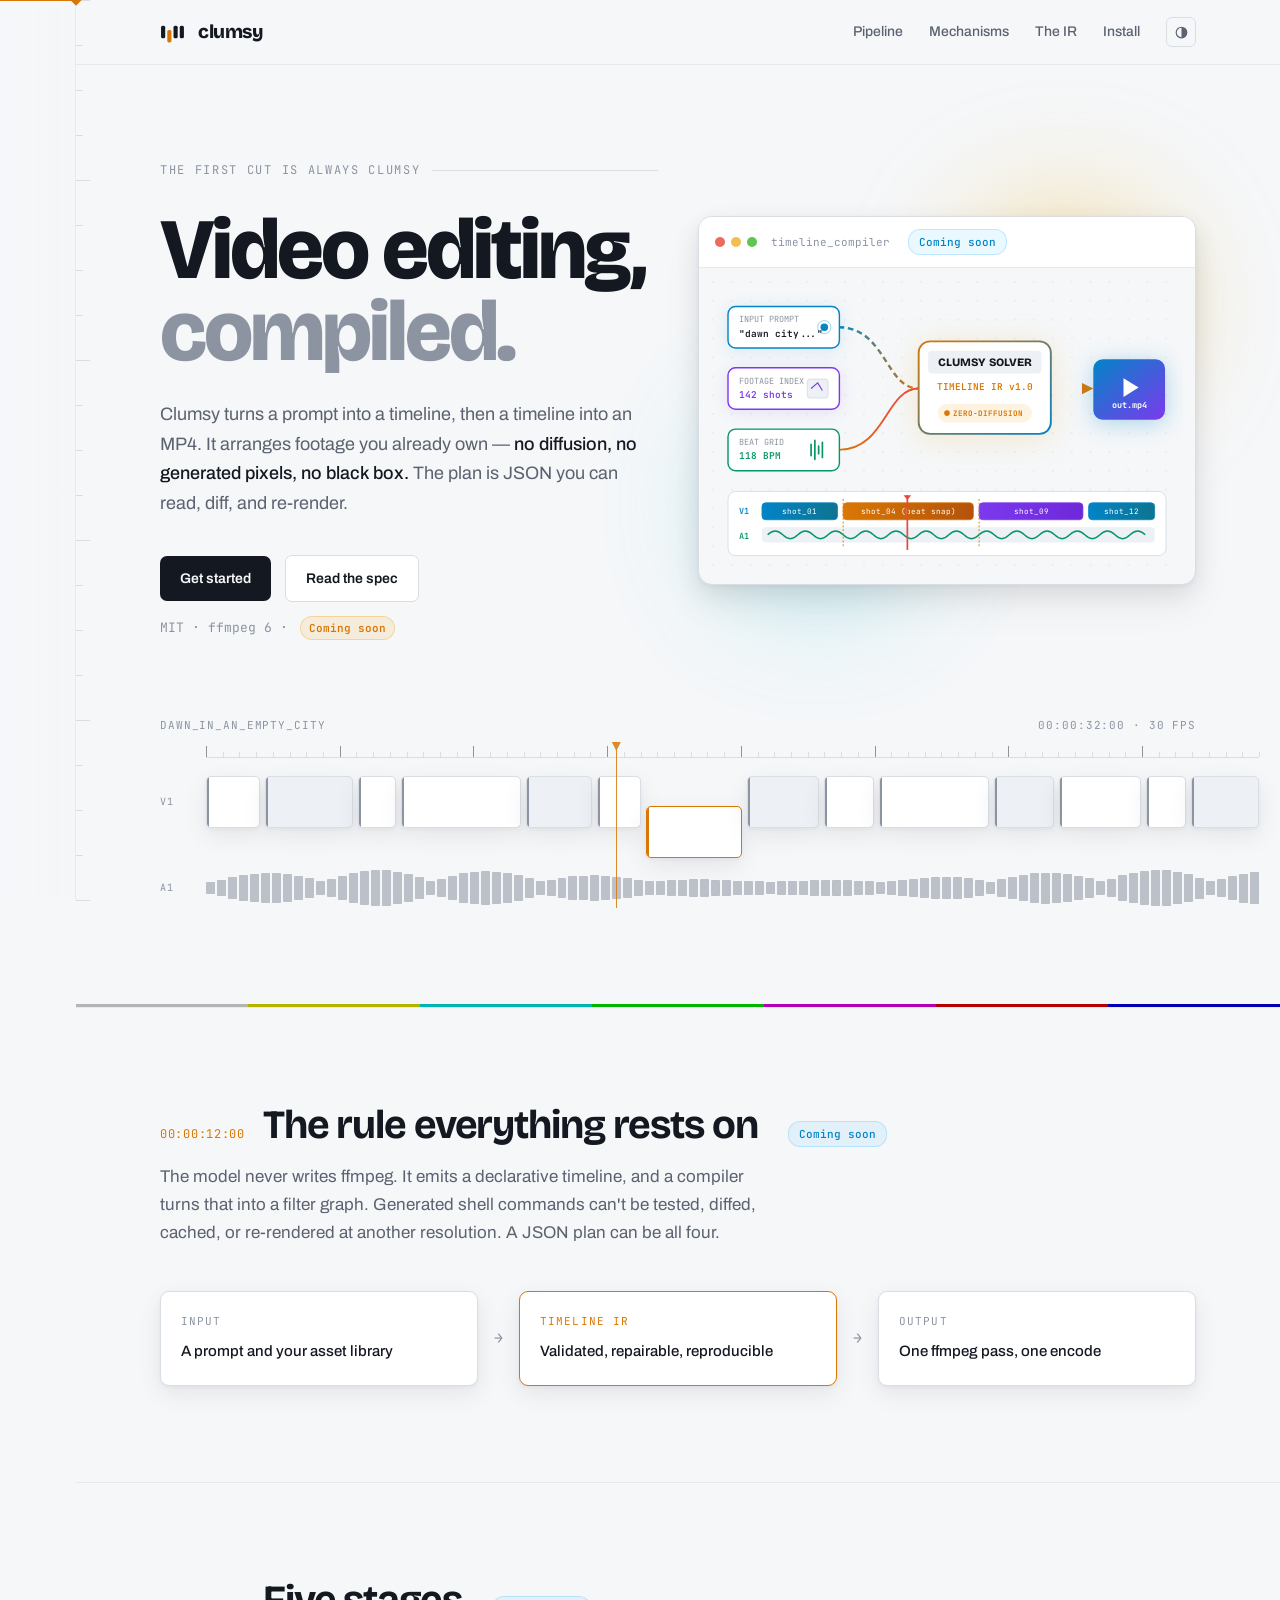
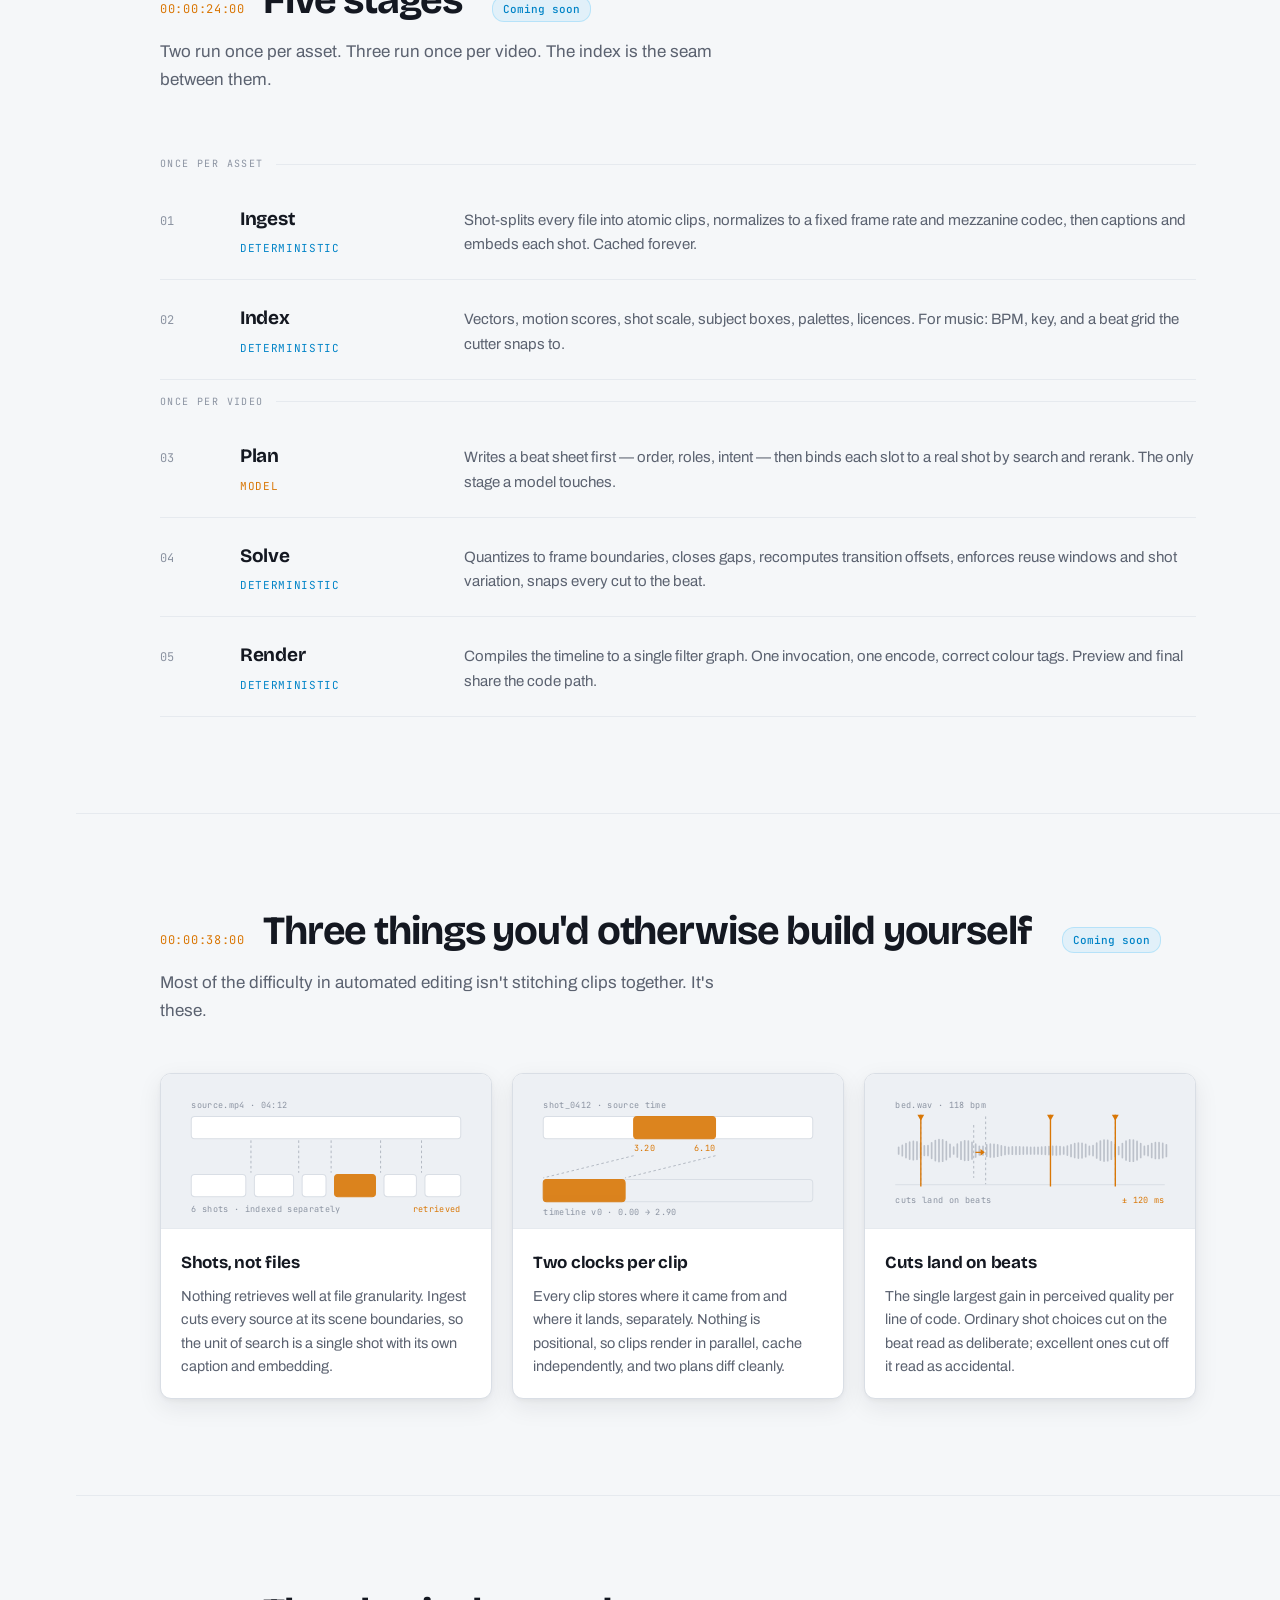
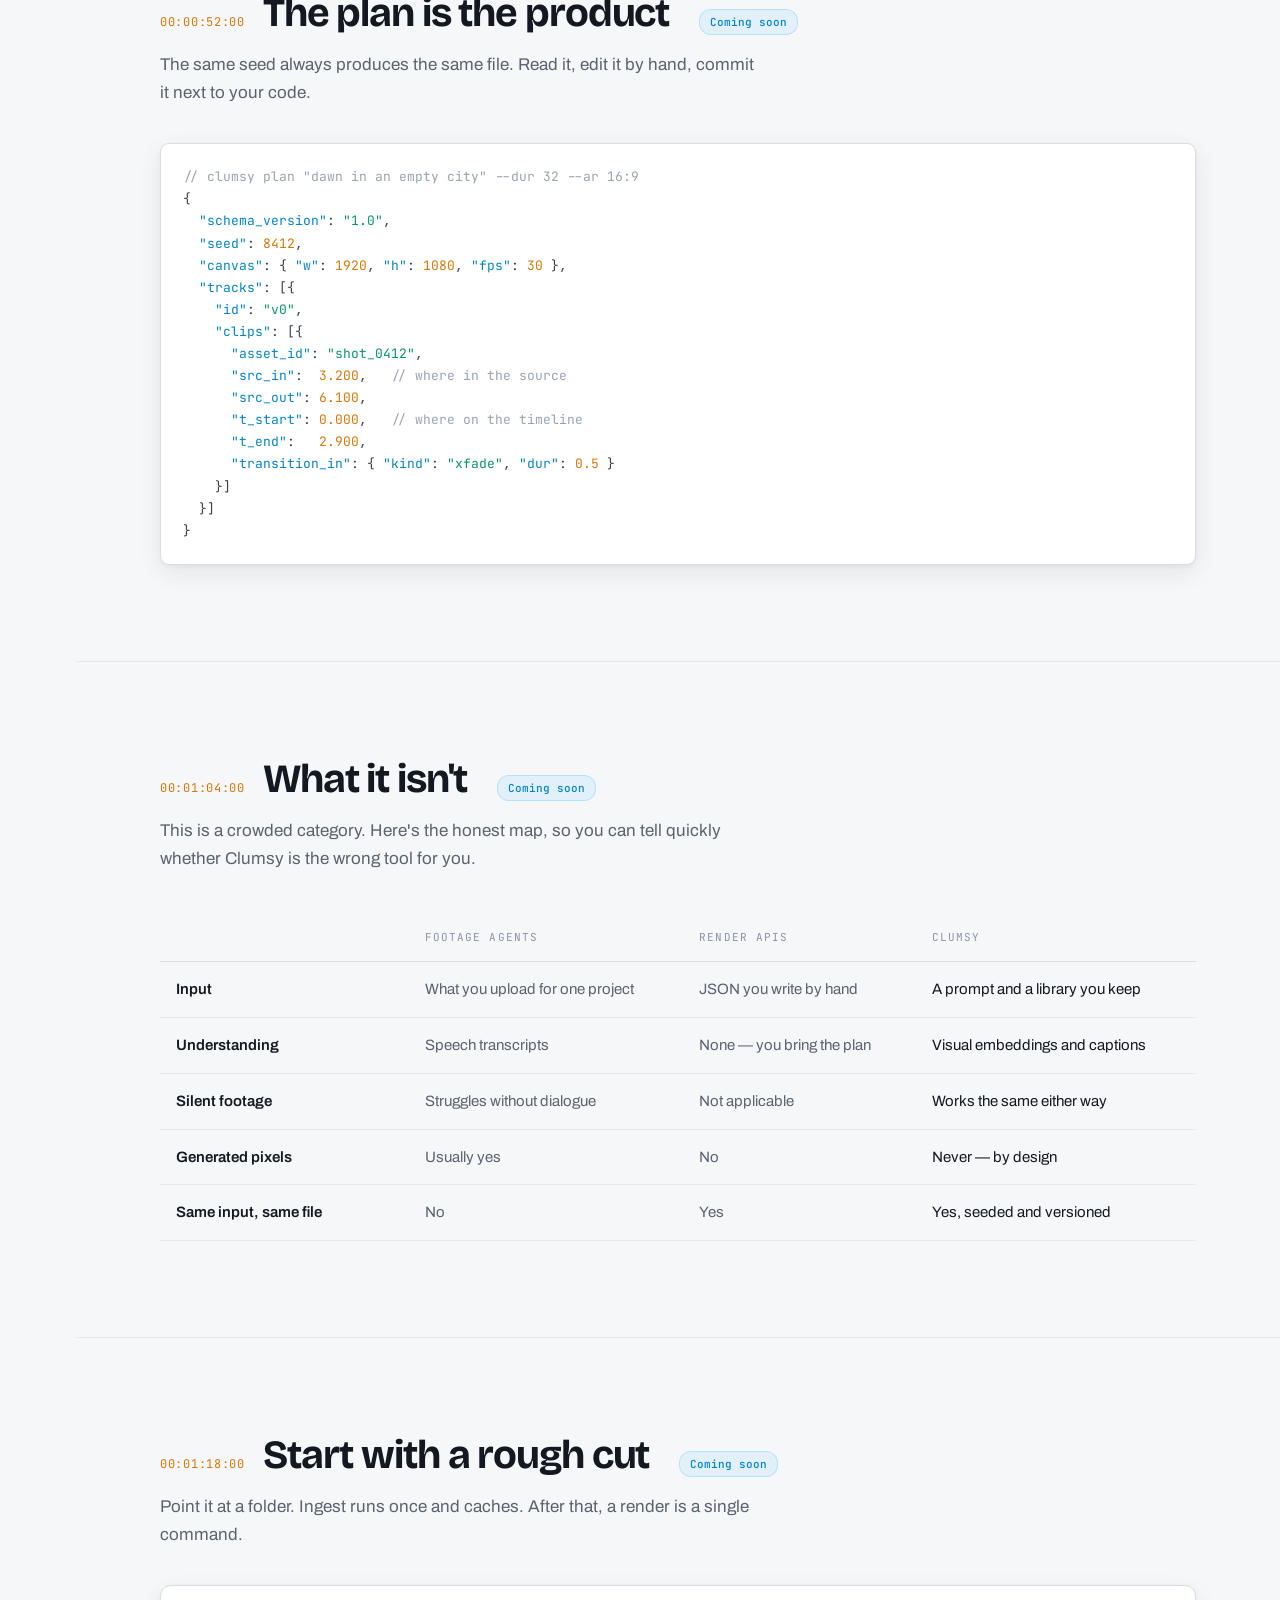
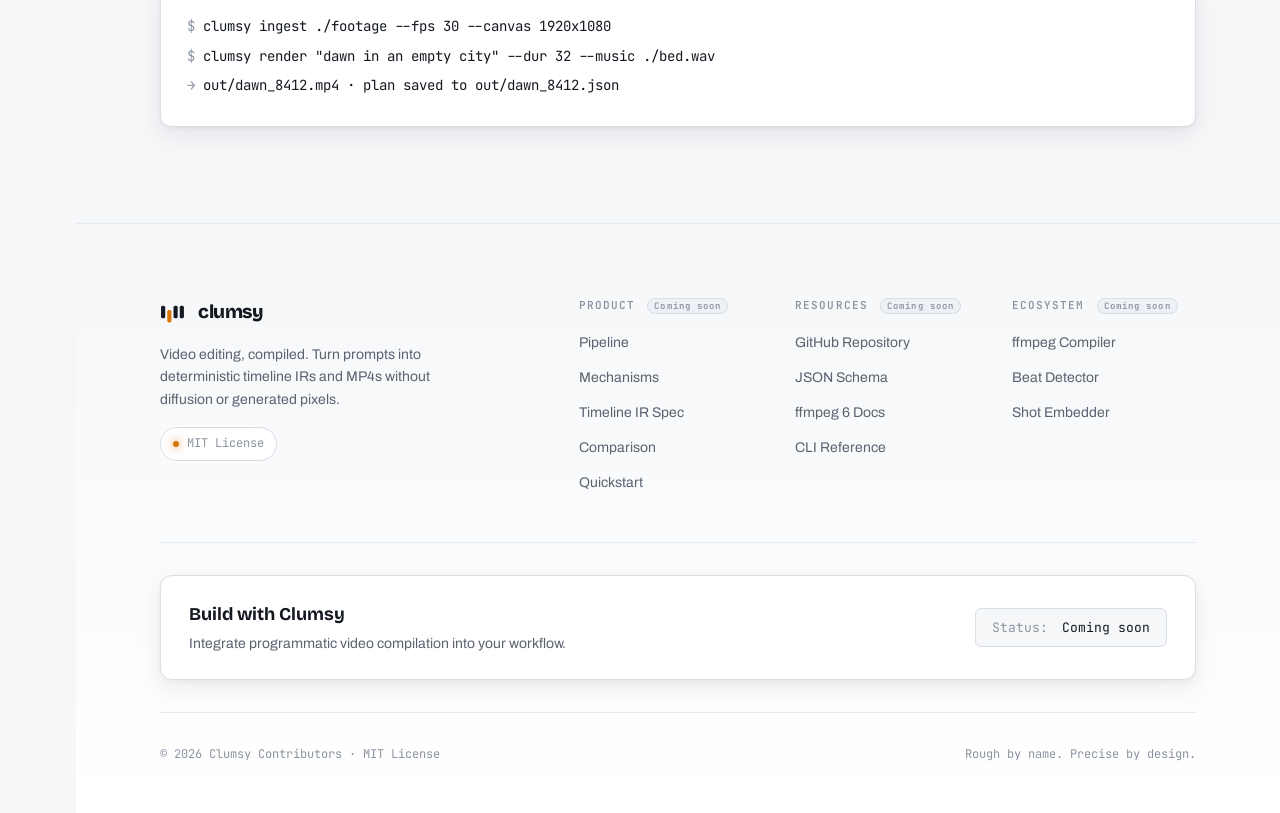
<file: landing/index.html>
<!DOCTYPE html>
<html lang="en" data-theme="light">
<head>
<meta charset="utf-8">
<meta name="viewport" content="width=device-width, initial-scale=1">
<title>Clumsy — video editing, compiled</title>
<meta name="description" content="Clumsy turns a prompt into a timeline, then a timeline into an MP4. Retrieval, not diffusion.">
<link rel="preconnect" href="https://fonts.googleapis.com">
<link rel="preconnect" href="https://fonts.gstatic.com" crossorigin>
<link href="https://fonts.googleapis.com/css2?family=Bricolage+Grotesque:opsz,wght@12..96,400;12..96,700;12..96,800&family=Archivo:wght@400;500;600&family=JetBrains+Mono:wght@400;500&display=swap" rel="stylesheet">
<link rel="stylesheet" href="styles.css">
</head>
<body>

<div class="rail" aria-hidden="true">
  <div class="rail-ticks" id="ticks"></div>
  <div class="tc-live mono" id="tcLive">00:00:00</div>
  <div class="playhead" id="playhead"></div>
</div>

<div class="shell">

<nav class="nav">
  <div class="wrap nav-in">
    <div class="brand">
      <svg viewBox="0 0 100 100" aria-label="Clumsy logo">
        <rect x="4" y="26" width="16" height="48" rx="6" fill="var(--text)"/>
        <rect x="28" y="42" width="16" height="48" rx="6" fill="var(--amber)"/>
        <rect x="52" y="26" width="16" height="48" rx="6" fill="var(--text)"/>
        <rect x="76" y="26" width="16" height="48" rx="6" fill="var(--text)"/>
      </svg>
      <span class="brand-name">clumsy</span>
    </div>
    <div class="nav-links">
      <a href="#pipeline">Pipeline</a>
      <a href="#mechs">Mechanisms</a>
      <a href="#ir">The IR</a>
      <a href="#install">Install</a>
      <button class="theme-btn" id="themeBtn" aria-label="Switch to dark theme">
        <svg viewBox="0 0 24 24" fill="none" stroke="currentColor" stroke-width="1.8">
          <circle cx="12" cy="12" r="8.5"/>
          <path d="M12 3.5a8.5 8.5 0 0 1 0 17z" fill="currentColor" stroke="none"/>
        </svg>
      </button>
    </div>
  </div>
</nav>

<header class="hero">
  <div class="wrap hero-grid">
    <div class="hero-left">
      <p class="eyebrow">the first cut is always clumsy</p>
      <h1>Video editing, <em>compiled.</em></h1>
      <p class="lede">Clumsy turns a prompt into a timeline, then a timeline into an MP4. It arranges footage you already own — <strong>no diffusion, no generated pixels, no black box.</strong> The plan is JSON you can read, diff, and re-render.</p>
      <div class="hero-cta">
        <a class="btn btn-a" href="#install">Get started</a>
        <a class="btn btn-b" href="#ir">Read the spec</a>
        <span class="hero-note">MIT · ffmpeg 6 · <span class="cs-badge">Coming soon</span></span>
      </div>
    </div>
    
    <div class="hero-ill-container">
      <div class="hero-glow hero-glow-1"></div>
      <div class="hero-glow hero-glow-2"></div>
      <div class="hero-card">
        <div class="hero-card-head">
          <span class="dot dot-r"></span><span class="dot dot-y"></span><span class="dot dot-g"></span>
          <span class="card-title">timeline_compiler</span>
          <span class="cs-tag">Coming soon</span>
        </div>
        <svg class="hero-svg" viewBox="0 0 500 310" fill="none" xmlns="http://www.w3.org/2000/svg">
          <!-- Background Grid & Tech Circuit accents matching body background -->
          <pattern id="dotGrid" x="0" y="0" width="20" height="20" patternUnits="userSpaceOnUse">
            <circle cx="2" cy="2" r="1" fill="var(--line-soft)"/>
          </pattern>
          <rect width="500" height="310" fill="var(--ink)"/>
          <rect width="500" height="310" fill="url(#dotGrid)"/>

          <!-- Glowing Data Flow Lines -->
          <path d="M 135 50 C 185 50, 185 115, 220 115" stroke="url(#cyanFlow)" stroke-width="2.5" fill="none" stroke-dasharray="6 4" class="animated-flow"/>
          <path d="M 135 115 L 220 115" stroke="url(#violetFlow)" stroke-width="2" fill="none" stroke-dasharray="6 4" class="animated-flow-rev"/>
          <path d="M 135 180 C 185 180, 185 115, 220 115" stroke="url(#amberFlow)" stroke-width="2" fill="none"/>

          <!-- Compiler Core Flow out to Render -->
          <path d="M 360 115 L 395 115" stroke="url(#amberFlow)" stroke-width="3" fill="none"/>
          <polygon points="393,109 405,115 393,121" fill="var(--amber)"/>

          <!-- NODE 1: Prompt Input Box -->
          <g transform="translate(18, 28)">
            <rect width="118" height="44" rx="8" fill="var(--panel)" stroke="var(--cyan)" stroke-width="1.5" filter="drop-shadow(0 2px 8px rgba(2,132,199,0.12))"/>
            <text x="12" y="17" font-family="'JetBrains Mono', monospace" font-size="9" fill="var(--dim)">INPUT PROMPT</text>
            <text x="12" y="32" font-family="'JetBrains Mono', monospace" font-size="10" fill="var(--text)" font-weight="600">"dawn city..."</text>
            <circle cx="102" cy="22" r="4" fill="var(--cyan)"/>
            <circle cx="102" cy="22" r="7" stroke="var(--cyan)" stroke-width="1" opacity="0.4"/>
          </g>

          <!-- NODE 2: Asset Library Index -->
          <g transform="translate(18, 93)">
            <rect width="118" height="44" rx="8" fill="var(--panel)" stroke="var(--violet)" stroke-width="1.5" filter="drop-shadow(0 2px 8px rgba(124,58,237,0.12))"/>
            <text x="12" y="17" font-family="'JetBrains Mono', monospace" font-size="9" fill="var(--dim)">FOOTAGE INDEX</text>
            <text x="12" y="32" font-family="'JetBrains Mono', monospace" font-size="10" fill="var(--violet)" font-weight="600">142 shots</text>
            <rect x="84" y="12" width="22" height="20" rx="3" fill="var(--ill-soft)" stroke="var(--line)"/>
            <path d="M 88 22 L 95 16 L 100 24" stroke="var(--violet)" stroke-width="1.2" fill="none"/>
          </g>

          <!-- NODE 3: Audio & Beat Grid -->
          <g transform="translate(18, 158)">
            <rect width="118" height="44" rx="8" fill="var(--panel)" stroke="var(--emerald)" stroke-width="1.5"/>
            <text x="12" y="17" font-family="'JetBrains Mono', monospace" font-size="9" fill="var(--dim)">BEAT GRID</text>
            <text x="12" y="32" font-family="'JetBrains Mono', monospace" font-size="10" fill="var(--emerald)" font-weight="600">118 BPM</text>
            <path d="M 88 28 V 16 M 92 32 V 12 M 96 26 V 18 M 100 30 V 14" stroke="var(--emerald)" stroke-width="1.8" stroke-linecap="round"/>
          </g>

          <!-- CORE COMPILER ENGINE -->
          <g transform="translate(220, 65)">
            <rect width="140" height="98" rx="12" fill="var(--panel)" stroke="url(#coreGrad)" stroke-width="2" filter="drop-shadow(0 4px 16px rgba(245,158,11,0.18))"/>
            <rect x="10" y="10" width="120" height="24" rx="4" fill="var(--ill-soft)"/>
            <text x="70" y="26" font-family="'Bricolage Grotesque', sans-serif" font-size="12" font-weight="800" fill="var(--text)" text-anchor="middle">CLUMSY SOLVER</text>
            
            <text x="70" y="52" font-family="'JetBrains Mono', monospace" font-size="10" fill="var(--amber)" font-weight="600" text-anchor="middle">TIMELINE IR v1.0</text>
            
            <!-- Realtime status badge -->
            <rect x="20" y="66" width="100" height="20" rx="10" fill="rgba(245,158,11,0.12)"/>
            <circle cx="30" cy="76" r="3" fill="var(--amber)"/>
            <text x="73" y="79" font-family="'JetBrains Mono', monospace" font-size="8" fill="var(--amber)" font-weight="700" text-anchor="middle">ZERO-DIFFUSION</text>
          </g>

          <!-- OUTPUT MP4 CONTAINER -->
          <g transform="translate(405, 84)">
            <rect width="76" height="64" rx="10" fill="url(#mp4Bg)" filter="drop-shadow(0 4px 12px rgba(2,132,199,0.3))"/>
            <polygon points="32,20 48,30 32,40" fill="#FFFFFF"/>
            <text x="38" y="52" font-family="'JetBrains Mono', monospace" font-size="9" font-weight="700" fill="#FFFFFF" text-anchor="middle">out.mp4</text>
          </g>

          <!-- TIMELINE EDITOR DISPLAY (Bottom Half) -->
          <g transform="translate(18, 224)">
            <rect width="464" height="68" rx="8" fill="var(--panel)" stroke="var(--line)"/>
            
            <!-- Track Header Labels -->
            <text x="12" y="24" font-family="'JetBrains Mono', monospace" font-size="9" fill="var(--cyan)" font-weight="600">V1</text>
            <text x="12" y="50" font-family="'JetBrains Mono', monospace" font-size="9" fill="var(--emerald)" font-weight="600">A1</text>

            <!-- Video Clips V1 -->
            <rect x="36" y="12" width="80" height="18" rx="4" fill="url(#clipCyan)" stroke="var(--cyan)" stroke-width="0.8"/>
            <text x="76" y="24" font-family="'JetBrains Mono', monospace" font-size="8" fill="#FFF" text-anchor="middle">shot_01</text>

            <rect x="122" y="12" width="138" height="18" rx="4" fill="url(#clipAmber)" stroke="var(--amber)" stroke-width="0.8"/>
            <text x="191" y="24" font-family="'JetBrains Mono', monospace" font-size="8" fill="#FFF" text-anchor="middle">shot_04 (beat snap)</text>

            <rect x="266" y="12" width="110" height="18" rx="4" fill="url(#clipViolet)" stroke="var(--violet)" stroke-width="0.8"/>
            <text x="321" y="24" font-family="'JetBrains Mono', monospace" font-size="8" fill="#FFF" text-anchor="middle">shot_09</text>

            <rect x="382" y="12" width="70" height="18" rx="4" fill="url(#clipCyan)" stroke="var(--cyan)" stroke-width="0.8"/>
            <text x="417" y="24" font-family="'JetBrains Mono', monospace" font-size="8" fill="#FFF" text-anchor="middle">shot_12</text>

            <!-- Audio Waveform Track A1 -->
            <rect x="36" y="38" width="416" height="16" rx="4" fill="var(--ill-soft)"/>
            <path d="M 42 46 Q 50 38 58 46 T 74 46 T 90 46 T 106 46 T 122 46 T 138 46 T 154 46 T 170 46 T 186 46 T 202 46 T 218 46 T 234 46 T 250 46 T 266 46 T 282 46 T 298 46 T 314 46 T 330 46 T 346 46 T 362 46 T 378 46 T 394 46 T 410 46 T 426 46 T 442 46" stroke="var(--emerald)" stroke-width="1.5" fill="none"/>

            <!-- Beat Markers -->
            <line x1="122" y1="8" x2="122" y2="58" stroke="var(--amber)" stroke-width="1" stroke-dasharray="2 2"/>
            <line x1="266" y1="8" x2="266" y2="58" stroke="var(--amber)" stroke-width="1" stroke-dasharray="2 2"/>

            <!-- Active Playhead -->
            <line x1="190" y1="4" x2="190" y2="62" stroke="#EF4444" stroke-width="1.8"/>
            <polygon points="186,4 194,4 190,9" fill="#EF4444"/>
          </g>

          <!-- GRADIENT DEFINITIONS -->
          <defs>
            <linearGradient id="cyanFlow" x1="0" y1="0" x2="1" y2="0">
              <stop offset="0%" stop-color="var(--cyan)"/>
              <stop offset="100%" stop-color="var(--amber)"/>
            </linearGradient>
            <linearGradient id="violetFlow" x1="0" y1="0" x2="1" y2="0">
              <stop offset="0%" stop-color="var(--violet)"/>
              <stop offset="100%" stop-color="var(--amber)"/>
            </linearGradient>
            <linearGradient id="amberFlow" x1="0" y1="0" x2="1" y2="0">
              <stop offset="0%" stop-color="var(--amber)"/>
              <stop offset="100%" stop-color="#EF4444"/>
            </linearGradient>
            <linearGradient id="coreGrad" x1="0" y1="0" x2="1" y2="1">
              <stop offset="0%" stop-color="var(--amber)"/>
              <stop offset="100%" stop-color="var(--cyan)"/>
            </linearGradient>
            <linearGradient id="mp4Bg" x1="0" y1="0" x2="1" y2="1">
              <stop offset="0%" stop-color="var(--cyan)"/>
              <stop offset="100%" stop-color="var(--violet)"/>
            </linearGradient>

            <linearGradient id="clipCyan" x1="0" y1="0" x2="1" y2="0">
              <stop offset="0%" stop-color="#0284C7"/>
              <stop offset="100%" stop-color="#0E7490"/>
            </linearGradient>
            <linearGradient id="clipAmber" x1="0" y1="0" x2="1" y2="0">
              <stop offset="0%" stop-color="#D97706"/>
              <stop offset="100%" stop-color="#B45309"/>
            </linearGradient>
            <linearGradient id="clipViolet" x1="0" y1="0" x2="1" y2="0">
              <stop offset="0%" stop-color="#7C3AED"/>
              <stop offset="100%" stop-color="#6D28D9"/>
            </linearGradient>
          </defs>
        </svg>
      </div>
    </div>
  </div>

  <div class="wrap">
    <div class="strip">
      <div class="strip-head">
        <span>DAWN_IN_AN_EMPTY_CITY</span>
        <span>00:00:32:00 · 30 FPS</span>
      </div>
      <div class="strip-body">
        <div class="ruler" id="ruler"></div>
        <div class="lbl lbl-v">V1</div>
        <div class="track" id="track"></div>
        <div class="lbl lbl-a">A1</div>
        <div class="wave" id="wave"></div>
        <div class="hero-ph"></div>
      </div>
    </div>
  </div>
</header>

<div class="bars" aria-hidden="true">
  <i style="background:#B4B4B4"></i><i style="background:#B4B400"></i>
  <i style="background:#00B4B4"></i><i style="background:#00B400"></i>
  <i style="background:#B400B4"></i><i style="background:#B40000"></i>
  <i style="background:#0000B4"></i>
</div>

<section id="rule">
  <div class="wrap">
    <div class="sec-head">
      <span class="tc">00:00:12:00</span>
      <h2>The rule everything rests on</h2>
      <span class="cs-tag">Coming soon</span>
    </div>
    <p class="sec-lede">The model never writes ffmpeg. It emits a declarative timeline, and a compiler turns that into a filter graph. Generated shell commands can't be tested, diffed, cached, or re-rendered at another resolution. A JSON plan can be all four.</p>
    <div class="rule-flow">
      <div class="rule-box"><span class="k">Input</span><span class="v">A prompt and your asset library</span></div>
      <span class="arw">→</span>
      <div class="rule-box mid"><span class="k">Timeline IR</span><span class="v">Validated, repairable, reproducible</span></div>
      <span class="arw">→</span>
      <div class="rule-box"><span class="k">Output</span><span class="v">One ffmpeg pass, one encode</span></div>
    </div>
  </div>
</section>

<section id="pipeline">
  <div class="wrap">
    <div class="sec-head">
      <span class="tc">00:00:24:00</span>
      <h2>Five stages</h2>
      <span class="cs-tag">Coming soon</span>
    </div>
    <p class="sec-lede">Two run once per asset. Three run once per video. The index is the seam between them.</p>
    <div class="stages">
      <div class="lane-tag">Once per asset</div>
      <div class="stage">
        <span class="n">01</span>
        <span class="t">Ingest<small class="tag-code">DETERMINISTIC</small></span>
        <span class="d">Shot-splits every file into atomic clips, normalizes to a fixed frame rate and mezzanine codec, then captions and embeds each shot. Cached forever.</span>
      </div>
      <div class="stage">
        <span class="n">02</span>
        <span class="t">Index<small class="tag-code">DETERMINISTIC</small></span>
        <span class="d">Vectors, motion scores, shot scale, subject boxes, palettes, licences. For music: BPM, key, and a beat grid the cutter snaps to.</span>
      </div>
      <div class="lane-tag">Once per video</div>
      <div class="stage">
        <span class="n">03</span>
        <span class="t">Plan<small class="tag-llm">MODEL</small></span>
        <span class="d">Writes a beat sheet first — order, roles, intent — then binds each slot to a real shot by search and rerank. The only stage a model touches.</span>
      </div>
      <div class="stage">
        <span class="n">04</span>
        <span class="t">Solve<small class="tag-code">DETERMINISTIC</small></span>
        <span class="d">Quantizes to frame boundaries, closes gaps, recomputes transition offsets, enforces reuse windows and shot variation, snaps every cut to the beat.</span>
      </div>
      <div class="stage">
        <span class="n">05</span>
        <span class="t">Render<small class="tag-code">DETERMINISTIC</small></span>
        <span class="d">Compiles the timeline to a single filter graph. One invocation, one encode, correct colour tags. Preview and final share the code path.</span>
      </div>
    </div>
  </div>
</section>

<section id="mechs">
  <div class="wrap">
    <div class="sec-head">
      <span class="tc">00:00:38:00</span>
      <h2>Three things you'd otherwise build yourself</h2>
      <span class="cs-tag">Coming soon</span>
    </div>
    <p class="sec-lede">Most of the difficulty in automated editing isn't stitching clips together. It's these.</p>
    <div class="mechs">

      <div class="mech">
        <figure>
          <svg viewBox="0 0 340 148" role="img" aria-label="A long source file splitting into six shorter shots at scene boundaries">
            <text class="ill-l" x="12" y="14">source.mp4 · 04:12</text>
            <rect class="ill-box" x="12" y="24" width="316" height="26" rx="4"/>
            <path class="ill-dash" d="M82 52V90M138 52V90M176 52V90M234 52V90M282 52V90"/>
            <rect class="ill-box" x="12" y="92" width="64" height="26" rx="4"/>
            <rect class="ill-box" x="86" y="92" width="46" height="26" rx="4"/>
            <rect class="ill-box" x="142" y="92" width="28" height="26" rx="4"/>
            <rect class="ill-amber" x="180" y="92" width="48" height="26" rx="4"/>
            <rect class="ill-box" x="238" y="92" width="38" height="26" rx="4"/>
            <rect class="ill-box" x="286" y="92" width="42" height="26" rx="4"/>
            <text class="ill-l" x="12" y="136">6 shots · indexed separately</text>
            <text class="ill-a" x="328" y="136" text-anchor="end">retrieved</text>
          </svg>
        </figure>
        <div class="mech-txt">
          <h3>Shots, not files</h3>
          <p>Nothing retrieves well at file granularity. Ingest cuts every source at its scene boundaries, so the unit of search is a single shot with its own caption and embedding.</p>
        </div>
      </div>

      <div class="mech">
        <figure>
          <svg viewBox="0 0 340 148" role="img" aria-label="A region of a source clip mapping down to a position on the timeline">
            <text class="ill-l" x="12" y="14">shot_0412 · source time</text>
            <rect class="ill-box" x="12" y="24" width="316" height="26" rx="4"/>
            <rect class="ill-amber" x="118" y="24" width="96" height="26" rx="4"/>
            <text class="ill-a" x="118" y="64">3.20</text>
            <text class="ill-a" x="214" y="64" text-anchor="end">6.10</text>
            <path class="ill-dash" d="M118 70L12 96M214 70L108 96"/>
            <rect class="ill-line" x="12" y="98" width="316" height="26" rx="4"/>
            <rect class="ill-amber" x="12" y="98" width="96" height="26" rx="4"/>
            <text class="ill-l" x="12" y="140">timeline v0 · 0.00 → 2.90</text>
          </svg>
        </figure>
        <div class="mech-txt">
          <h3>Two clocks per clip</h3>
          <p>Every clip stores where it came from and where it lands, separately. Nothing is positional, so clips render in parallel, cache independently, and two plans diff cleanly.</p>
        </div>
      </div>

      <div class="mech">
        <figure>
          <svg viewBox="0 0 340 148" role="img" aria-label="Cut markers moving onto the beats of a music grid">
            <text class="ill-l" x="12" y="14">bed.wav · 118 bpm</text>
            <path class="ill-dash" d="M42 24V104M118 24V104M194 24V104M270 24V104"/>
            <g class="ill-wave" id="mwave"></g>
            <path class="ill-line" d="M12 104H328"/>
            <path d="M42 22V106M194 22V106M270 22V106" stroke="var(--amber)" stroke-width="1.6"/>
            <path d="M38 22h8l-4 7z" fill="var(--amber)"/>
            <path d="M190 22h8l-4 7z" fill="var(--amber)"/>
            <path d="M266 22h8l-4 7z" fill="var(--amber)"/>
            <path class="ill-dash" d="M104 34V96"/>
            <path d="M106 66h8" stroke="var(--amber)" stroke-width="1.4"/>
            <path d="M112 62l5 4-5 4z" fill="var(--amber)"/>
            <text class="ill-l" x="12" y="126">cuts land on beats</text>
            <text class="ill-a" x="328" y="126" text-anchor="end">± 120 ms</text>
          </svg>
        </figure>
        <div class="mech-txt">
          <h3>Cuts land on beats</h3>
          <p>The single largest gain in perceived quality per line of code. Ordinary shot choices cut on the beat read as deliberate; excellent ones cut off it read as accidental.</p>
        </div>
      </div>

    </div>
  </div>
</section>

<section id="ir">
  <div class="wrap">
    <div class="sec-head">
      <span class="tc">00:00:52:00</span>
      <h2>The plan is the product</h2>
      <span class="cs-tag">Coming soon</span>
    </div>
    <p class="sec-lede">The same seed always produces the same file. Read it, edit it by hand, commit it next to your code.</p>
<pre><span class="cm">// clumsy plan "dawn in an empty city" --dur 32 --ar 16:9</span>
{
  <span class="key">"schema_version"</span>: <span class="str">"1.0"</span>,
  <span class="key">"seed"</span>: <span class="num">8412</span>,
  <span class="key">"canvas"</span>: { <span class="key">"w"</span>: <span class="num">1920</span>, <span class="key">"h"</span>: <span class="num">1080</span>, <span class="key">"fps"</span>: <span class="num">30</span> },
  <span class="key">"tracks"</span>: [{
    <span class="key">"id"</span>: <span class="str">"v0"</span>,
    <span class="key">"clips"</span>: [{
      <span class="key">"asset_id"</span>: <span class="str">"shot_0412"</span>,
      <span class="key">"src_in"</span>:  <span class="num">3.200</span>,   <span class="cm">// where in the source</span>
      <span class="key">"src_out"</span>: <span class="num">6.100</span>,
      <span class="key">"t_start"</span>: <span class="num">0.000</span>,   <span class="cm">// where on the timeline</span>
      <span class="key">"t_end"</span>:   <span class="num">2.900</span>,
      <span class="key">"transition_in"</span>: { <span class="key">"kind"</span>: <span class="str">"xfade"</span>, <span class="key">"dur"</span>: <span class="num">0.5</span> }
    }]
  }]
}</pre>
  </div>
</section>

<section id="compare">
  <div class="wrap">
    <div class="sec-head">
      <span class="tc">00:01:04:00</span>
      <h2>What it isn't</h2>
      <span class="cs-tag">Coming soon</span>
    </div>
    <p class="sec-lede">This is a crowded category. Here's the honest map, so you can tell quickly whether Clumsy is the wrong tool for you.</p>
    <table class="cmp">
      <thead><tr><th>&nbsp;</th><th>Footage agents</th><th>Render APIs</th><th>Clumsy</th></tr></thead>
      <tbody>
        <tr><th>Input</th><td>What you upload for one project</td><td>JSON you write by hand</td><td class="us">A prompt and a library you keep</td></tr>
        <tr><th>Understanding</th><td>Speech transcripts</td><td>None — you bring the plan</td><td class="us">Visual embeddings and captions</td></tr>
        <tr><th>Silent footage</th><td>Struggles without dialogue</td><td>Not applicable</td><td class="us">Works the same either way</td></tr>
        <tr><th>Generated pixels</th><td>Usually yes</td><td>No</td><td class="us">Never — by design</td></tr>
        <tr><th>Same input, same file</th><td>No</td><td>Yes</td><td class="us">Yes, seeded and versioned</td></tr>
      </tbody>
    </table>
  </div>
</section>

<section id="install">
  <div class="wrap">
    <div class="sec-head">
      <span class="tc">00:01:18:00</span>
      <h2>Start with a rough cut</h2>
      <span class="cs-tag">Coming soon</span>
    </div>
    <p class="sec-lede">Point it at a folder. Ingest runs once and caches. After that, a render is a single command.</p>
    <div class="install">
      <div><span class="p">$ </span><span class="c">clumsy ingest ./footage --fps 30 --canvas 1920x1080</span></div>
      <div><span class="p">$ </span><span class="c">clumsy render "dawn in an empty city" --dur 32 --music ./bed.wav</span></div>
      <div><span class="p">→ </span><span class="c">out/dawn_8412.mp4 · plan saved to out/dawn_8412.json</span></div>
    </div>
  </div>
</section>

<footer class="footer">
  <div class="wrap">
    <div class="foot-top">
      <div class="foot-brand">
        <div class="brand">
          <svg viewBox="0 0 100 100" aria-label="Clumsy logo">
            <rect x="4" y="26" width="16" height="48" rx="6" fill="var(--text)"/>
            <rect x="28" y="42" width="16" height="48" rx="6" fill="var(--amber)"/>
            <rect x="52" y="26" width="16" height="48" rx="6" fill="var(--text)"/>
            <rect x="76" y="26" width="16" height="48" rx="6" fill="var(--text)"/>
          </svg>
          <span class="brand-name">clumsy</span>
        </div>
        <p class="foot-tagline">Video editing, compiled. Turn prompts into deterministic timeline IRs and MP4s without diffusion or generated pixels.</p>
        <div class="foot-badge">
          <span class="pulse-dot"></span> MIT License
        </div>
      </div>

      <div class="foot-cols">
        <div class="foot-col">
          <h4>Product <span class="cs-col-tag">Coming soon</span></h4>
          <a href="#pipeline">Pipeline</a>
          <a href="#mechs">Mechanisms</a>
          <a href="#ir">Timeline IR Spec</a>
          <a href="#compare">Comparison</a>
          <a href="#install">Quickstart</a>
        </div>
        <div class="foot-col">
          <h4>Resources <span class="cs-col-tag">Coming soon</span></h4>
          <a href="https://github.com" target="_blank" rel="noreferrer">GitHub Repository</a>
          <a href="#ir">JSON Schema</a>
          <a href="https://ffmpeg.org" target="_blank" rel="noreferrer">ffmpeg 6 Docs</a>
          <a href="#install">CLI Reference</a>
        </div>
        <div class="foot-col">
          <h4>Ecosystem <span class="cs-col-tag">Coming soon</span></h4>
          <a href="#">ffmpeg Compiler</a>
          <a href="#">Beat Detector</a>
          <a href="#">Shot Embedder</a>
        </div>
      </div>
    </div>

    <div class="foot-mid">
      <div class="foot-cta-box">
        <div>
          <h3>Build with Clumsy</h3>
          <p>Integrate programmatic video compilation into your workflow.</p>
        </div>
        <div class="foot-cmd">
          <span class="p">Status:</span> <code>Coming soon</code>
        </div>
      </div>
    </div>

    <div class="foot-btm">
      <span class="foot-note">© 2026 Clumsy Contributors · MIT License</span>
      <span class="foot-note">Rough by name. Precise by design.</span>
    </div>
  </div>
</footer>

</div>

<script src="script.js"></script>
</body>
</html>
</file>
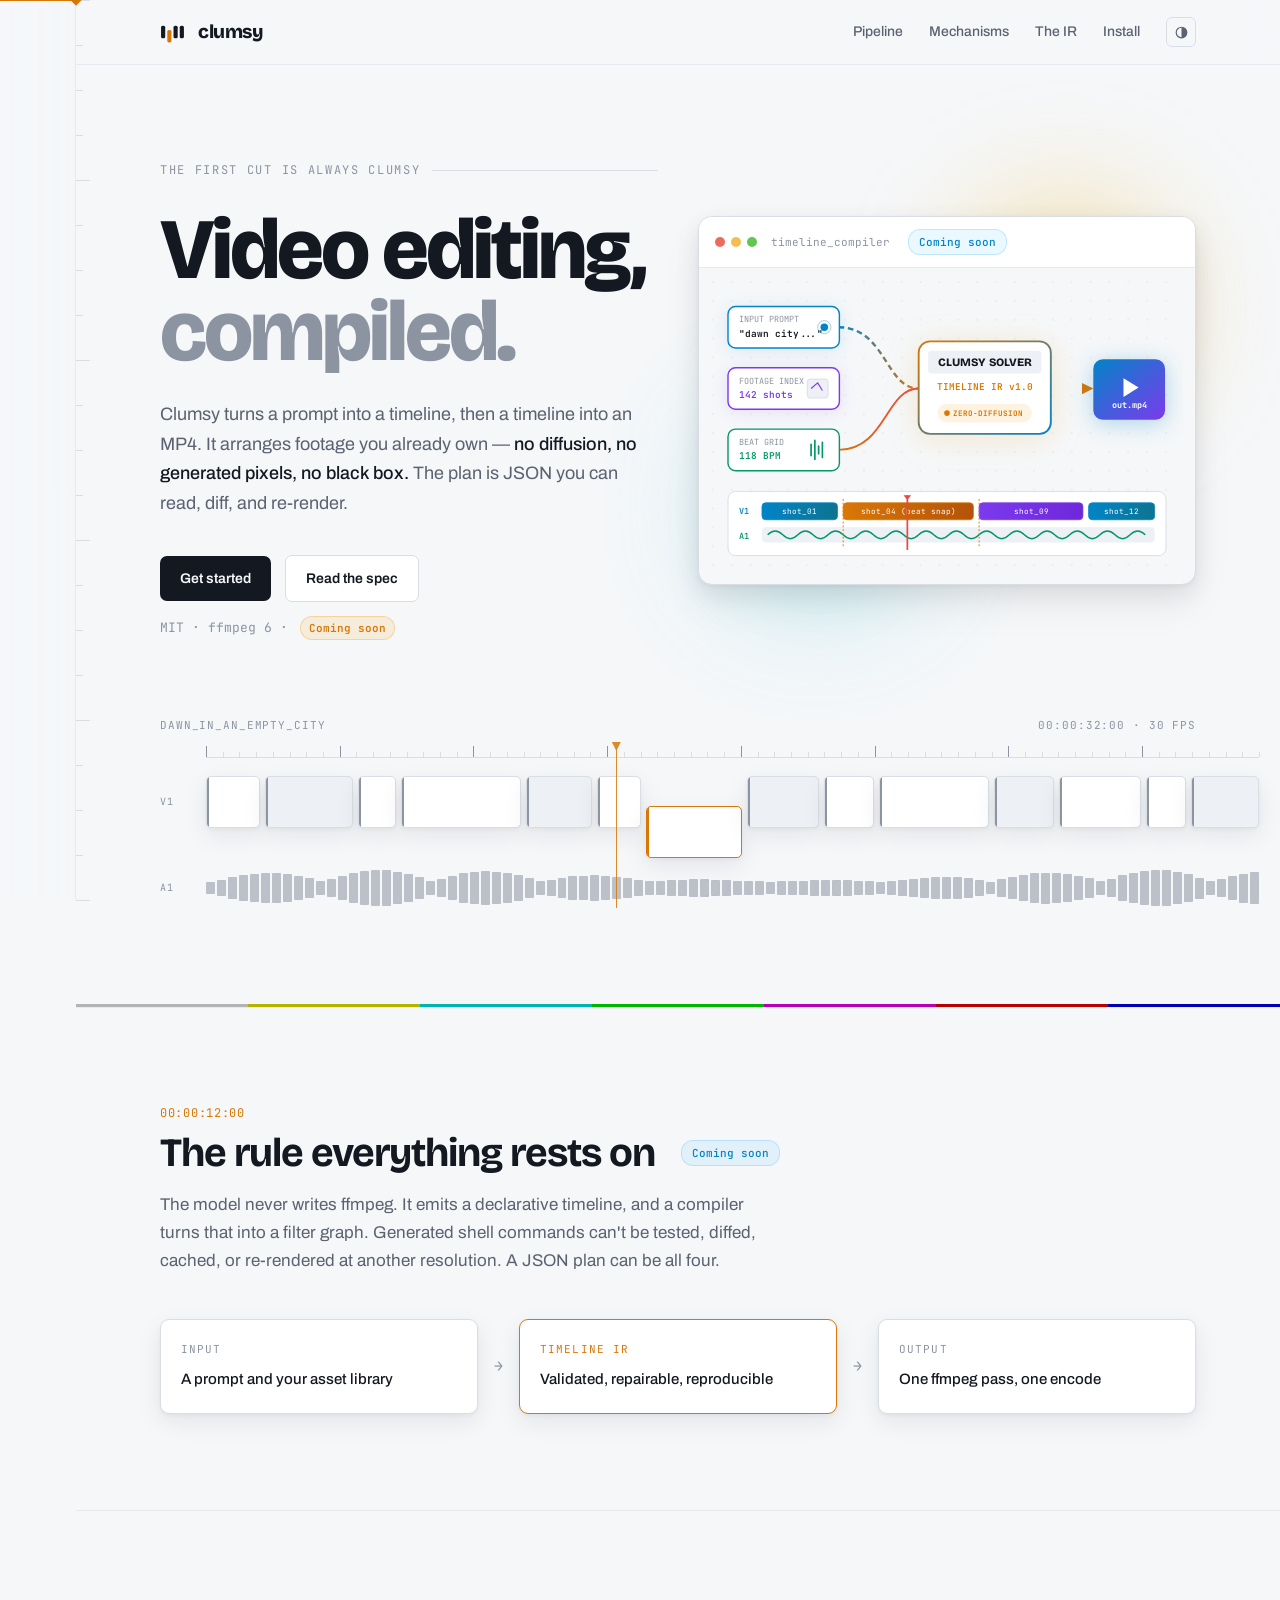
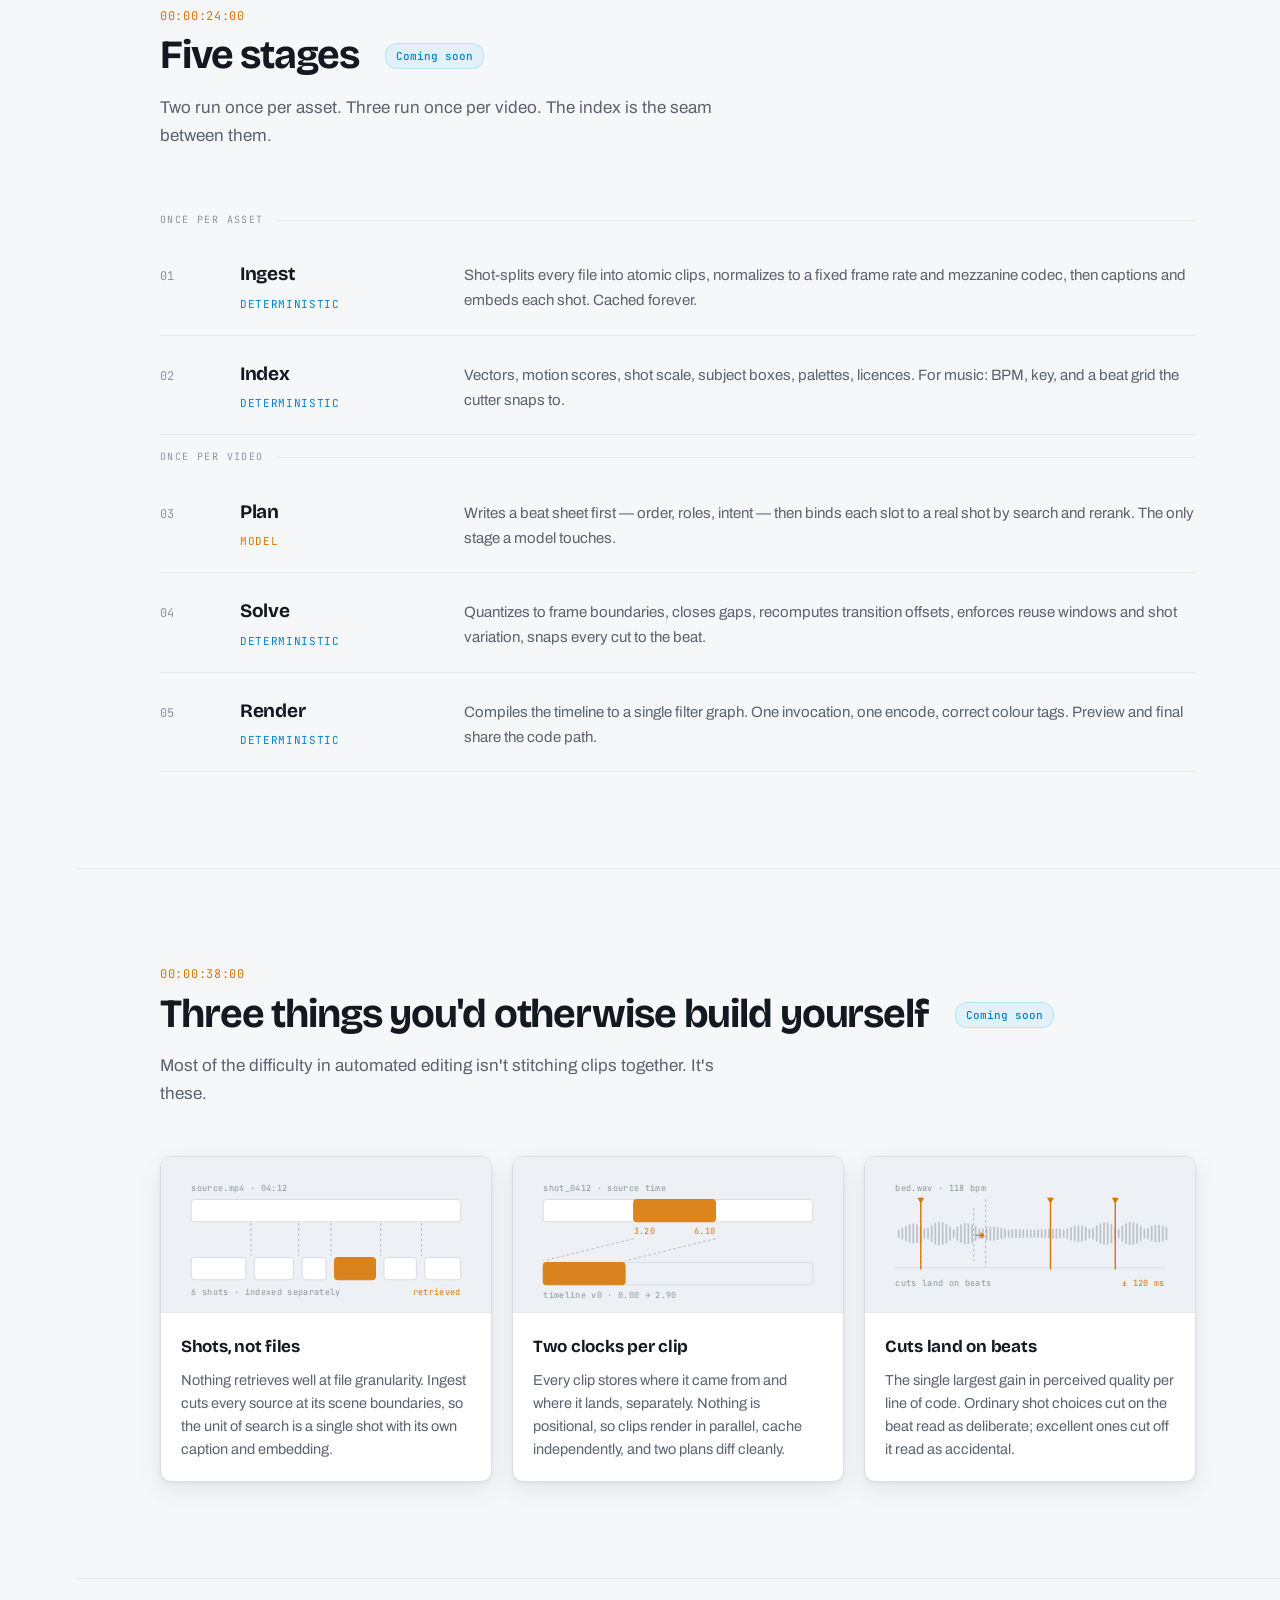
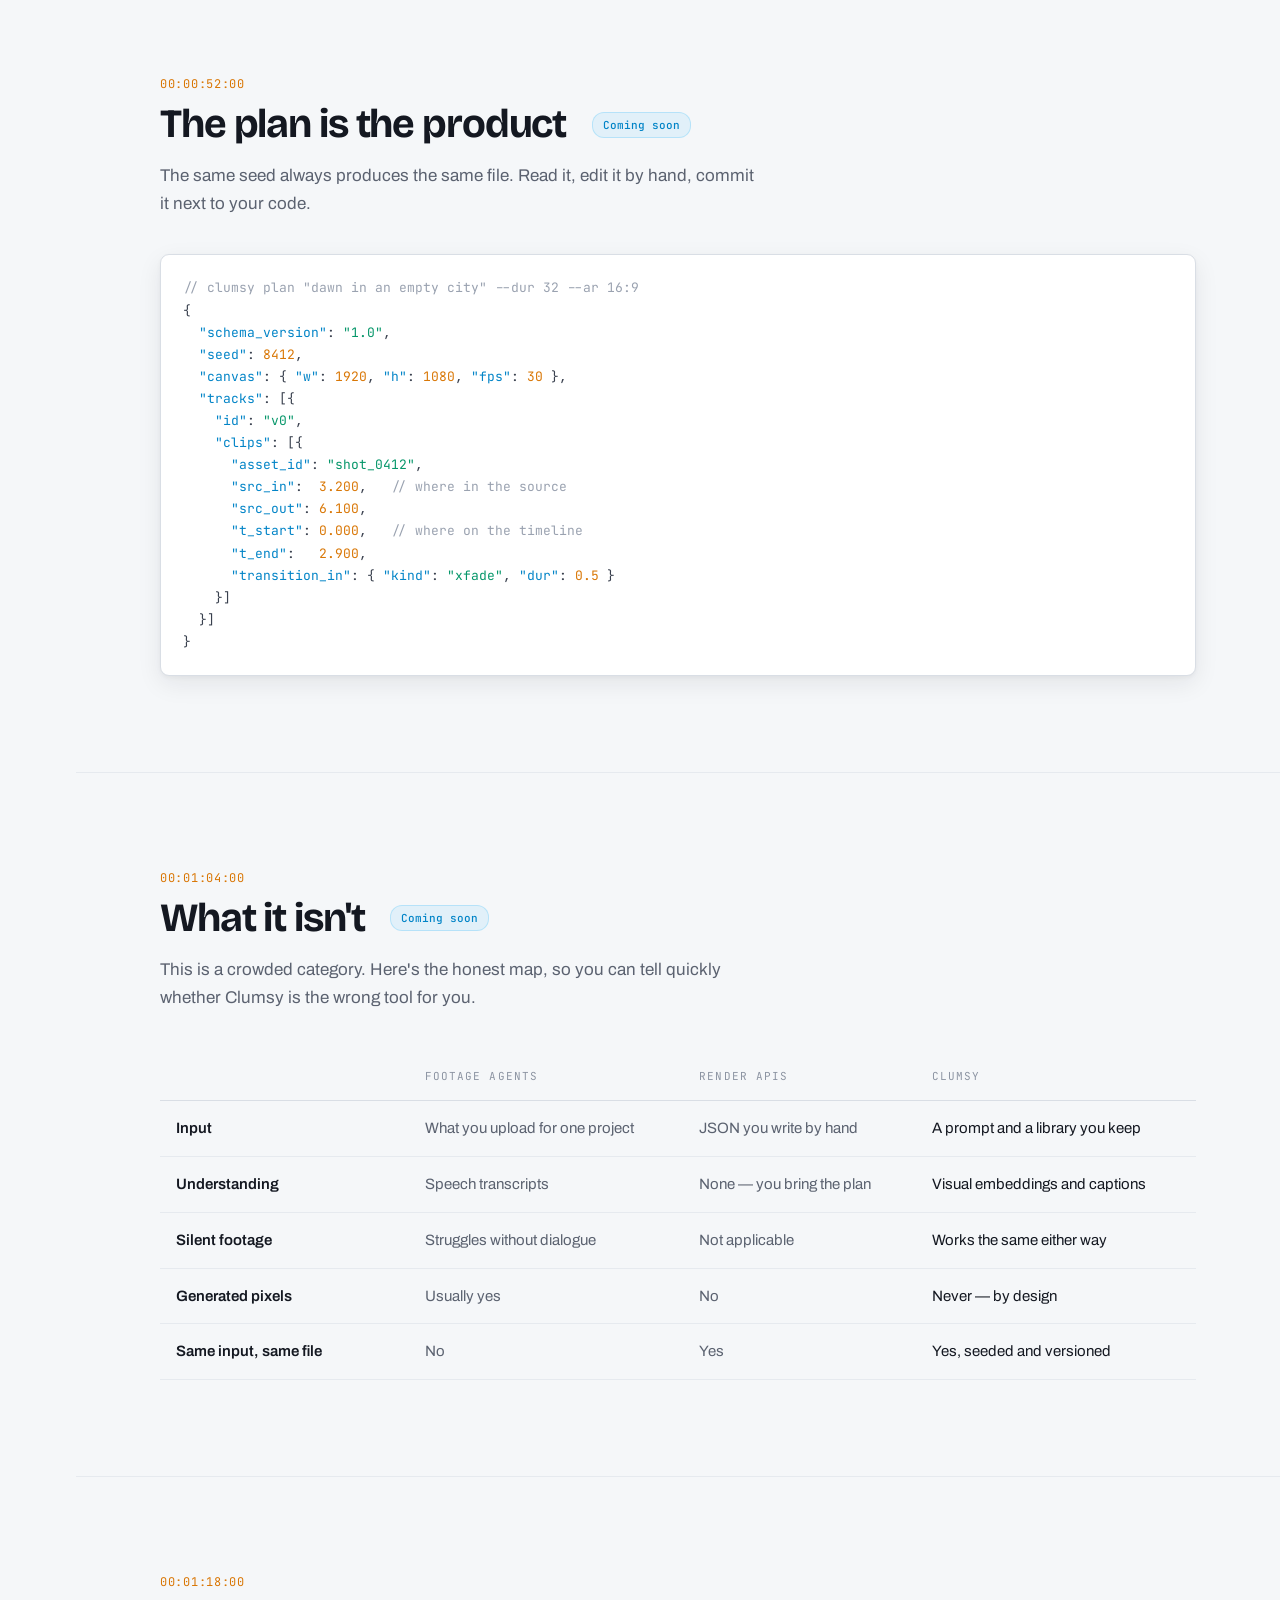
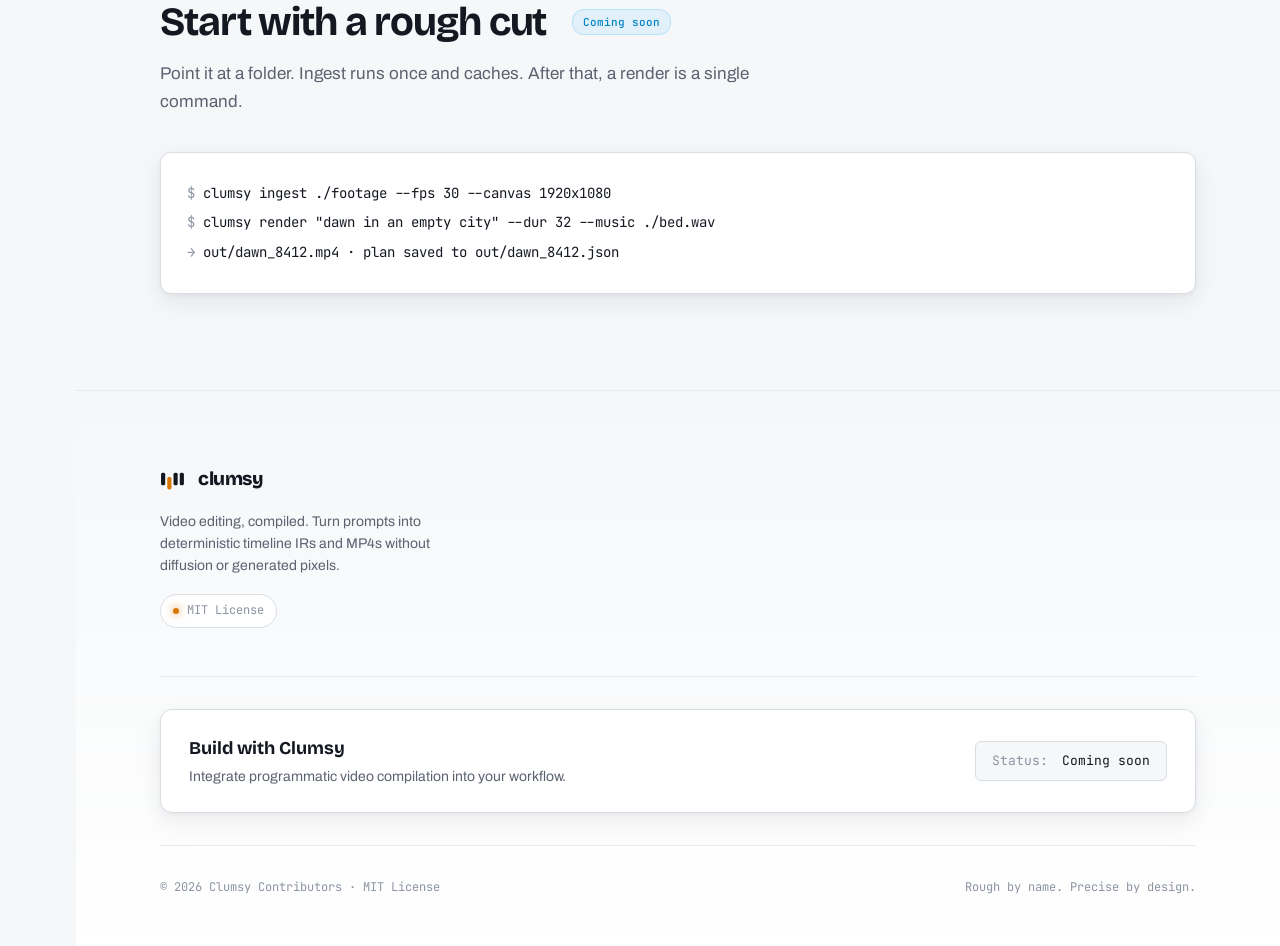
<file: public/index.html>
<!DOCTYPE html>
<html lang="en" data-theme="light">
<head>
<meta charset="utf-8">
<meta name="viewport" content="width=device-width, initial-scale=1">
<title>Clumsy — video editing, compiled</title>
<meta name="description" content="Clumsy turns a prompt into a timeline, then a timeline into an MP4. Retrieval, not diffusion.">
<link rel="preconnect" href="https://fonts.googleapis.com">
<link rel="preconnect" href="https://fonts.gstatic.com" crossorigin>
<link href="https://fonts.googleapis.com/css2?family=Bricolage+Grotesque:opsz,wght@12..96,400;12..96,700;12..96,800&family=Archivo:wght@400;500;600&family=JetBrains+Mono:wght@400;500&display=swap" rel="stylesheet">
<link rel="stylesheet" href="styles.css">
</head>
<body>

<div class="rail" aria-hidden="true">
  <div class="rail-ticks" id="ticks"></div>
  <div class="tc-live mono" id="tcLive">00:00:00</div>
  <div class="playhead" id="playhead"></div>
</div>

<div class="shell">

<nav class="nav">
  <div class="wrap nav-in">
    <div class="brand">
      <svg viewBox="0 0 100 100" aria-label="Clumsy logo">
        <rect x="4" y="26" width="16" height="48" rx="6" fill="var(--text)"/>
        <rect x="28" y="42" width="16" height="48" rx="6" fill="var(--amber)"/>
        <rect x="52" y="26" width="16" height="48" rx="6" fill="var(--text)"/>
        <rect x="76" y="26" width="16" height="48" rx="6" fill="var(--text)"/>
      </svg>
      <span class="brand-name">clumsy</span>
    </div>
    <div class="nav-links">
      <a href="#pipeline">Pipeline</a>
      <a href="#mechs">Mechanisms</a>
      <a href="#ir">The IR</a>
      <a href="#install">Install</a>
      <button class="theme-btn" id="themeBtn" aria-label="Switch to dark theme">
        <svg viewBox="0 0 24 24" fill="none" stroke="currentColor" stroke-width="1.8">
          <circle cx="12" cy="12" r="8.5"/>
          <path d="M12 3.5a8.5 8.5 0 0 1 0 17z" fill="currentColor" stroke="none"/>
        </svg>
      </button>
    </div>
  </div>
</nav>

<header class="hero">
  <div class="wrap hero-grid">
    <div class="hero-left">
      <p class="eyebrow">the first cut is always clumsy</p>
      <h1>Video editing, <em>compiled.</em></h1>
      <p class="lede">Clumsy turns a prompt into a timeline, then a timeline into an MP4. It arranges footage you already own — <strong>no diffusion, no generated pixels, no black box.</strong> The plan is JSON you can read, diff, and re-render.</p>
      <div class="hero-cta">
        <a class="btn btn-a" href="#install">Get started</a>
        <a class="btn btn-b" href="#ir">Read the spec</a>
        <span class="hero-note">MIT · ffmpeg 6 · <span class="cs-badge">Coming soon</span></span>
      </div>
    </div>
    
    <div class="hero-ill-container">
      <div class="hero-glow hero-glow-1"></div>
      <div class="hero-glow hero-glow-2"></div>
      <div class="hero-card">
        <div class="hero-card-head">
          <span class="dot dot-r"></span><span class="dot dot-y"></span><span class="dot dot-g"></span>
          <span class="card-title">timeline_compiler</span>
          <span class="cs-tag">Coming soon</span>
        </div>
        <svg class="hero-svg" viewBox="0 0 500 310" fill="none" xmlns="http://www.w3.org/2000/svg">
          <!-- Background Grid & Tech Circuit accents matching body background -->
          <pattern id="dotGrid" x="0" y="0" width="20" height="20" patternUnits="userSpaceOnUse">
            <circle cx="2" cy="2" r="1" fill="var(--line-soft)"/>
          </pattern>
          <rect width="500" height="310" fill="var(--ink)"/>
          <rect width="500" height="310" fill="url(#dotGrid)"/>

          <!-- Glowing Data Flow Lines -->
          <path d="M 135 50 C 185 50, 185 115, 220 115" stroke="url(#cyanFlow)" stroke-width="2.5" fill="none" stroke-dasharray="6 4" class="animated-flow"/>
          <path d="M 135 115 L 220 115" stroke="url(#violetFlow)" stroke-width="2" fill="none" stroke-dasharray="6 4" class="animated-flow-rev"/>
          <path d="M 135 180 C 185 180, 185 115, 220 115" stroke="url(#amberFlow)" stroke-width="2" fill="none"/>

          <!-- Compiler Core Flow out to Render -->
          <path d="M 360 115 L 395 115" stroke="url(#amberFlow)" stroke-width="3" fill="none"/>
          <polygon points="393,109 405,115 393,121" fill="var(--amber)"/>

          <!-- NODE 1: Prompt Input Box -->
          <g transform="translate(18, 28)">
            <rect width="118" height="44" rx="8" fill="var(--panel)" stroke="var(--cyan)" stroke-width="1.5" filter="drop-shadow(0 2px 8px rgba(2,132,199,0.12))"/>
            <text x="12" y="17" font-family="'JetBrains Mono', monospace" font-size="9" fill="var(--dim)">INPUT PROMPT</text>
            <text x="12" y="32" font-family="'JetBrains Mono', monospace" font-size="10" fill="var(--text)" font-weight="600">"dawn city..."</text>
            <circle cx="102" cy="22" r="4" fill="var(--cyan)"/>
            <circle cx="102" cy="22" r="7" stroke="var(--cyan)" stroke-width="1" opacity="0.4"/>
          </g>

          <!-- NODE 2: Asset Library Index -->
          <g transform="translate(18, 93)">
            <rect width="118" height="44" rx="8" fill="var(--panel)" stroke="var(--violet)" stroke-width="1.5" filter="drop-shadow(0 2px 8px rgba(124,58,237,0.12))"/>
            <text x="12" y="17" font-family="'JetBrains Mono', monospace" font-size="9" fill="var(--dim)">FOOTAGE INDEX</text>
            <text x="12" y="32" font-family="'JetBrains Mono', monospace" font-size="10" fill="var(--violet)" font-weight="600">142 shots</text>
            <rect x="84" y="12" width="22" height="20" rx="3" fill="var(--ill-soft)" stroke="var(--line)"/>
            <path d="M 88 22 L 95 16 L 100 24" stroke="var(--violet)" stroke-width="1.2" fill="none"/>
          </g>

          <!-- NODE 3: Audio & Beat Grid -->
          <g transform="translate(18, 158)">
            <rect width="118" height="44" rx="8" fill="var(--panel)" stroke="var(--emerald)" stroke-width="1.5"/>
            <text x="12" y="17" font-family="'JetBrains Mono', monospace" font-size="9" fill="var(--dim)">BEAT GRID</text>
            <text x="12" y="32" font-family="'JetBrains Mono', monospace" font-size="10" fill="var(--emerald)" font-weight="600">118 BPM</text>
            <path d="M 88 28 V 16 M 92 32 V 12 M 96 26 V 18 M 100 30 V 14" stroke="var(--emerald)" stroke-width="1.8" stroke-linecap="round"/>
          </g>

          <!-- CORE COMPILER ENGINE -->
          <g transform="translate(220, 65)">
            <rect width="140" height="98" rx="12" fill="var(--panel)" stroke="url(#coreGrad)" stroke-width="2" filter="drop-shadow(0 4px 16px rgba(245,158,11,0.18))"/>
            <rect x="10" y="10" width="120" height="24" rx="4" fill="var(--ill-soft)"/>
            <text x="70" y="26" font-family="'Bricolage Grotesque', sans-serif" font-size="12" font-weight="800" fill="var(--text)" text-anchor="middle">CLUMSY SOLVER</text>
            
            <text x="70" y="52" font-family="'JetBrains Mono', monospace" font-size="10" fill="var(--amber)" font-weight="600" text-anchor="middle">TIMELINE IR v1.0</text>
            
            <!-- Realtime status badge -->
            <rect x="20" y="66" width="100" height="20" rx="10" fill="rgba(245,158,11,0.12)"/>
            <circle cx="30" cy="76" r="3" fill="var(--amber)"/>
            <text x="73" y="79" font-family="'JetBrains Mono', monospace" font-size="8" fill="var(--amber)" font-weight="700" text-anchor="middle">ZERO-DIFFUSION</text>
          </g>

          <!-- OUTPUT MP4 CONTAINER -->
          <g transform="translate(405, 84)">
            <rect width="76" height="64" rx="10" fill="url(#mp4Bg)" filter="drop-shadow(0 4px 12px rgba(2,132,199,0.3))"/>
            <polygon points="32,20 48,30 32,40" fill="#FFFFFF"/>
            <text x="38" y="52" font-family="'JetBrains Mono', monospace" font-size="9" font-weight="700" fill="#FFFFFF" text-anchor="middle">out.mp4</text>
          </g>

          <!-- TIMELINE EDITOR DISPLAY (Bottom Half) -->
          <g transform="translate(18, 224)">
            <rect width="464" height="68" rx="8" fill="var(--panel)" stroke="var(--line)"/>
            
            <!-- Track Header Labels -->
            <text x="12" y="24" font-family="'JetBrains Mono', monospace" font-size="9" fill="var(--cyan)" font-weight="600">V1</text>
            <text x="12" y="50" font-family="'JetBrains Mono', monospace" font-size="9" fill="var(--emerald)" font-weight="600">A1</text>

            <!-- Video Clips V1 -->
            <rect x="36" y="12" width="80" height="18" rx="4" fill="url(#clipCyan)" stroke="var(--cyan)" stroke-width="0.8"/>
            <text x="76" y="24" font-family="'JetBrains Mono', monospace" font-size="8" fill="#FFF" text-anchor="middle">shot_01</text>

            <rect x="122" y="12" width="138" height="18" rx="4" fill="url(#clipAmber)" stroke="var(--amber)" stroke-width="0.8"/>
            <text x="191" y="24" font-family="'JetBrains Mono', monospace" font-size="8" fill="#FFF" text-anchor="middle">shot_04 (beat snap)</text>

            <rect x="266" y="12" width="110" height="18" rx="4" fill="url(#clipViolet)" stroke="var(--violet)" stroke-width="0.8"/>
            <text x="321" y="24" font-family="'JetBrains Mono', monospace" font-size="8" fill="#FFF" text-anchor="middle">shot_09</text>

            <rect x="382" y="12" width="70" height="18" rx="4" fill="url(#clipCyan)" stroke="var(--cyan)" stroke-width="0.8"/>
            <text x="417" y="24" font-family="'JetBrains Mono', monospace" font-size="8" fill="#FFF" text-anchor="middle">shot_12</text>

            <!-- Audio Waveform Track A1 -->
            <rect x="36" y="38" width="416" height="16" rx="4" fill="var(--ill-soft)"/>
            <path d="M 42 46 Q 50 38 58 46 T 74 46 T 90 46 T 106 46 T 122 46 T 138 46 T 154 46 T 170 46 T 186 46 T 202 46 T 218 46 T 234 46 T 250 46 T 266 46 T 282 46 T 298 46 T 314 46 T 330 46 T 346 46 T 362 46 T 378 46 T 394 46 T 410 46 T 426 46 T 442 46" stroke="var(--emerald)" stroke-width="1.5" fill="none"/>

            <!-- Beat Markers -->
            <line x1="122" y1="8" x2="122" y2="58" stroke="var(--amber)" stroke-width="1" stroke-dasharray="2 2"/>
            <line x1="266" y1="8" x2="266" y2="58" stroke="var(--amber)" stroke-width="1" stroke-dasharray="2 2"/>

            <!-- Active Playhead -->
            <line x1="190" y1="4" x2="190" y2="62" stroke="#EF4444" stroke-width="1.8"/>
            <polygon points="186,4 194,4 190,9" fill="#EF4444"/>
          </g>

          <!-- GRADIENT DEFINITIONS -->
          <defs>
            <linearGradient id="cyanFlow" x1="0" y1="0" x2="1" y2="0">
              <stop offset="0%" stop-color="var(--cyan)"/>
              <stop offset="100%" stop-color="var(--amber)"/>
            </linearGradient>
            <linearGradient id="violetFlow" x1="0" y1="0" x2="1" y2="0">
              <stop offset="0%" stop-color="var(--violet)"/>
              <stop offset="100%" stop-color="var(--amber)"/>
            </linearGradient>
            <linearGradient id="amberFlow" x1="0" y1="0" x2="1" y2="0">
              <stop offset="0%" stop-color="var(--amber)"/>
              <stop offset="100%" stop-color="#EF4444"/>
            </linearGradient>
            <linearGradient id="coreGrad" x1="0" y1="0" x2="1" y2="1">
              <stop offset="0%" stop-color="var(--amber)"/>
              <stop offset="100%" stop-color="var(--cyan)"/>
            </linearGradient>
            <linearGradient id="mp4Bg" x1="0" y1="0" x2="1" y2="1">
              <stop offset="0%" stop-color="var(--cyan)"/>
              <stop offset="100%" stop-color="var(--violet)"/>
            </linearGradient>

            <linearGradient id="clipCyan" x1="0" y1="0" x2="1" y2="0">
              <stop offset="0%" stop-color="#0284C7"/>
              <stop offset="100%" stop-color="#0E7490"/>
            </linearGradient>
            <linearGradient id="clipAmber" x1="0" y1="0" x2="1" y2="0">
              <stop offset="0%" stop-color="#D97706"/>
              <stop offset="100%" stop-color="#B45309"/>
            </linearGradient>
            <linearGradient id="clipViolet" x1="0" y1="0" x2="1" y2="0">
              <stop offset="0%" stop-color="#7C3AED"/>
              <stop offset="100%" stop-color="#6D28D9"/>
            </linearGradient>
          </defs>
        </svg>
      </div>
    </div>
  </div>

  <div class="wrap">
    <div class="strip">
      <div class="strip-head">
        <span>DAWN_IN_AN_EMPTY_CITY</span>
        <span>00:00:32:00 · 30 FPS</span>
      </div>
      <div class="strip-body">
        <div class="ruler" id="ruler"></div>
        <div class="lbl lbl-v">V1</div>
        <div class="track" id="track"></div>
        <div class="lbl lbl-a">A1</div>
        <div class="wave" id="wave"></div>
        <div class="hero-ph"></div>
      </div>
    </div>
  </div>
</header>

<div class="bars" aria-hidden="true">
  <i style="background:#B4B4B4"></i><i style="background:#B4B400"></i>
  <i style="background:#00B4B4"></i><i style="background:#00B400"></i>
  <i style="background:#B400B4"></i><i style="background:#B40000"></i>
  <i style="background:#0000B4"></i>
</div>

<section id="rule">
  <div class="wrap">
    <div class="sec-head">
      <span class="tc">00:00:12:00</span>
      <div class="sec-title-group">
        <h2>The rule everything rests on</h2>
        <span class="cs-tag">Coming soon</span>
      </div>
    </div>
    <p class="sec-lede">The model never writes ffmpeg. It emits a declarative timeline, and a compiler turns that into a filter graph. Generated shell commands can't be tested, diffed, cached, or re-rendered at another resolution. A JSON plan can be all four.</p>
    <div class="rule-flow">
      <div class="rule-box"><span class="k">Input</span><span class="v">A prompt and your asset library</span></div>
      <span class="arw">→</span>
      <div class="rule-box mid"><span class="k">Timeline IR</span><span class="v">Validated, repairable, reproducible</span></div>
      <span class="arw">→</span>
      <div class="rule-box"><span class="k">Output</span><span class="v">One ffmpeg pass, one encode</span></div>
    </div>
  </div>
</section>

<section id="pipeline">
  <div class="wrap">
    <div class="sec-head">
      <span class="tc">00:00:24:00</span>
      <div class="sec-title-group">
        <h2>Five stages</h2>
        <span class="cs-tag">Coming soon</span>
      </div>
    </div>
    <p class="sec-lede">Two run once per asset. Three run once per video. The index is the seam between them.</p>
    <div class="stages">
      <div class="lane-tag">Once per asset</div>
      <div class="stage">
        <span class="n">01</span>
        <span class="t">Ingest<small class="tag-code">DETERMINISTIC</small></span>
        <span class="d">Shot-splits every file into atomic clips, normalizes to a fixed frame rate and mezzanine codec, then captions and embeds each shot. Cached forever.</span>
      </div>
      <div class="stage">
        <span class="n">02</span>
        <span class="t">Index<small class="tag-code">DETERMINISTIC</small></span>
        <span class="d">Vectors, motion scores, shot scale, subject boxes, palettes, licences. For music: BPM, key, and a beat grid the cutter snaps to.</span>
      </div>
      <div class="lane-tag">Once per video</div>
      <div class="stage">
        <span class="n">03</span>
        <span class="t">Plan<small class="tag-llm">MODEL</small></span>
        <span class="d">Writes a beat sheet first — order, roles, intent — then binds each slot to a real shot by search and rerank. The only stage a model touches.</span>
      </div>
      <div class="stage">
        <span class="n">04</span>
        <span class="t">Solve<small class="tag-code">DETERMINISTIC</small></span>
        <span class="d">Quantizes to frame boundaries, closes gaps, recomputes transition offsets, enforces reuse windows and shot variation, snaps every cut to the beat.</span>
      </div>
      <div class="stage">
        <span class="n">05</span>
        <span class="t">Render<small class="tag-code">DETERMINISTIC</small></span>
        <span class="d">Compiles the timeline to a single filter graph. One invocation, one encode, correct colour tags. Preview and final share the code path.</span>
      </div>
    </div>
  </div>
</section>

<section id="mechs">
  <div class="wrap">
    <div class="sec-head">
      <span class="tc">00:00:38:00</span>
      <div class="sec-title-group">
        <h2>Three things you'd otherwise build yourself</h2>
        <span class="cs-tag">Coming soon</span>
      </div>
    </div>
    <p class="sec-lede">Most of the difficulty in automated editing isn't stitching clips together. It's these.</p>
    <div class="mechs">

      <div class="mech">
        <figure>
          <svg viewBox="0 0 340 148" role="img" aria-label="A long source file splitting into six shorter shots at scene boundaries">
            <text class="ill-l" x="12" y="14">source.mp4 · 04:12</text>
            <rect class="ill-box" x="12" y="24" width="316" height="26" rx="4"/>
            <path class="ill-dash" d="M82 52V90M138 52V90M176 52V90M234 52V90M282 52V90"/>
            <rect class="ill-box" x="12" y="92" width="64" height="26" rx="4"/>
            <rect class="ill-box" x="86" y="92" width="46" height="26" rx="4"/>
            <rect class="ill-box" x="142" y="92" width="28" height="26" rx="4"/>
            <rect class="ill-amber" x="180" y="92" width="48" height="26" rx="4"/>
            <rect class="ill-box" x="238" y="92" width="38" height="26" rx="4"/>
            <rect class="ill-box" x="286" y="92" width="42" height="26" rx="4"/>
            <text class="ill-l" x="12" y="136">6 shots · indexed separately</text>
            <text class="ill-a" x="328" y="136" text-anchor="end">retrieved</text>
          </svg>
        </figure>
        <div class="mech-txt">
          <h3>Shots, not files</h3>
          <p>Nothing retrieves well at file granularity. Ingest cuts every source at its scene boundaries, so the unit of search is a single shot with its own caption and embedding.</p>
        </div>
      </div>

      <div class="mech">
        <figure>
          <svg viewBox="0 0 340 148" role="img" aria-label="A region of a source clip mapping down to a position on the timeline">
            <text class="ill-l" x="12" y="14">shot_0412 · source time</text>
            <rect class="ill-box" x="12" y="24" width="316" height="26" rx="4"/>
            <rect class="ill-amber" x="118" y="24" width="96" height="26" rx="4"/>
            <text class="ill-a" x="118" y="64">3.20</text>
            <text class="ill-a" x="214" y="64" text-anchor="end">6.10</text>
            <path class="ill-dash" d="M118 70L12 96M214 70L108 96"/>
            <rect class="ill-line" x="12" y="98" width="316" height="26" rx="4"/>
            <rect class="ill-amber" x="12" y="98" width="96" height="26" rx="4"/>
            <text class="ill-l" x="12" y="140">timeline v0 · 0.00 → 2.90</text>
          </svg>
        </figure>
        <div class="mech-txt">
          <h3>Two clocks per clip</h3>
          <p>Every clip stores where it came from and where it lands, separately. Nothing is positional, so clips render in parallel, cache independently, and two plans diff cleanly.</p>
        </div>
      </div>

      <div class="mech">
        <figure>
          <svg viewBox="0 0 340 148" role="img" aria-label="Cut markers moving onto the beats of a music grid">
            <text class="ill-l" x="12" y="14">bed.wav · 118 bpm</text>
            <path class="ill-dash" d="M42 24V104M118 24V104M194 24V104M270 24V104"/>
            <g class="ill-wave" id="mwave"></g>
            <path class="ill-line" d="M12 104H328"/>
            <path d="M42 22V106M194 22V106M270 22V106" stroke="var(--amber)" stroke-width="1.6"/>
            <path d="M38 22h8l-4 7z" fill="var(--amber)"/>
            <path d="M190 22h8l-4 7z" fill="var(--amber)"/>
            <path d="M266 22h8l-4 7z" fill="var(--amber)"/>
            <path class="ill-dash" d="M104 34V96"/>
            <path d="M106 66h8" stroke="var(--amber)" stroke-width="1.4"/>
            <path d="M112 62l5 4-5 4z" fill="var(--amber)"/>
            <text class="ill-l" x="12" y="126">cuts land on beats</text>
            <text class="ill-a" x="328" y="126" text-anchor="end">± 120 ms</text>
          </svg>
        </figure>
        <div class="mech-txt">
          <h3>Cuts land on beats</h3>
          <p>The single largest gain in perceived quality per line of code. Ordinary shot choices cut on the beat read as deliberate; excellent ones cut off it read as accidental.</p>
        </div>
      </div>

    </div>
  </div>
</section>

<section id="ir">
  <div class="wrap">
    <div class="sec-head">
      <span class="tc">00:00:52:00</span>
      <div class="sec-title-group">
        <h2>The plan is the product</h2>
        <span class="cs-tag">Coming soon</span>
      </div>
    </div>
    <p class="sec-lede">The same seed always produces the same file. Read it, edit it by hand, commit it next to your code.</p>
<pre><span class="cm">// clumsy plan "dawn in an empty city" --dur 32 --ar 16:9</span>
{
  <span class="key">"schema_version"</span>: <span class="str">"1.0"</span>,
  <span class="key">"seed"</span>: <span class="num">8412</span>,
  <span class="key">"canvas"</span>: { <span class="key">"w"</span>: <span class="num">1920</span>, <span class="key">"h"</span>: <span class="num">1080</span>, <span class="key">"fps"</span>: <span class="num">30</span> },
  <span class="key">"tracks"</span>: [{
    <span class="key">"id"</span>: <span class="str">"v0"</span>,
    <span class="key">"clips"</span>: [{
      <span class="key">"asset_id"</span>: <span class="str">"shot_0412"</span>,
      <span class="key">"src_in"</span>:  <span class="num">3.200</span>,   <span class="cm">// where in the source</span>
      <span class="key">"src_out"</span>: <span class="num">6.100</span>,
      <span class="key">"t_start"</span>: <span class="num">0.000</span>,   <span class="cm">// where on the timeline</span>
      <span class="key">"t_end"</span>:   <span class="num">2.900</span>,
      <span class="key">"transition_in"</span>: { <span class="key">"kind"</span>: <span class="str">"xfade"</span>, <span class="key">"dur"</span>: <span class="num">0.5</span> }
    }]
  }]
}</pre>
  </div>
</section>

<section id="compare">
  <div class="wrap">
    <div class="sec-head">
      <span class="tc">00:01:04:00</span>
      <div class="sec-title-group">
        <h2>What it isn't</h2>
        <span class="cs-tag">Coming soon</span>
      </div>
    </div>
    <p class="sec-lede">This is a crowded category. Here's the honest map, so you can tell quickly whether Clumsy is the wrong tool for you.</p>
    <div class="cmp-wrapper">
      <table class="cmp">
        <thead><tr><th>&nbsp;</th><th>Footage agents</th><th>Render APIs</th><th>Clumsy</th></tr></thead>
        <tbody>
          <tr><th>Input</th><td data-label="Footage agents">What you upload for one project</td><td data-label="Render APIs">JSON you write by hand</td><td data-label="Clumsy" class="us">A prompt and a library you keep</td></tr>
          <tr><th>Understanding</th><td data-label="Footage agents">Speech transcripts</td><td data-label="Render APIs">None — you bring the plan</td><td data-label="Clumsy" class="us">Visual embeddings and captions</td></tr>
          <tr><th>Silent footage</th><td data-label="Footage agents">Struggles without dialogue</td><td data-label="Render APIs">Not applicable</td><td data-label="Clumsy" class="us">Works the same either way</td></tr>
          <tr><th>Generated pixels</th><td data-label="Footage agents">Usually yes</td><td data-label="Render APIs">No</td><td data-label="Clumsy" class="us">Never — by design</td></tr>
          <tr><th>Same input, same file</th><td data-label="Footage agents">No</td><td data-label="Render APIs">Yes</td><td data-label="Clumsy" class="us">Yes, seeded and versioned</td></tr>
        </tbody>
      </table>
    </div>
  </div>
</section>

<section id="install">
  <div class="wrap">
    <div class="sec-head">
      <span class="tc">00:01:18:00</span>
      <div class="sec-title-group">
        <h2>Start with a rough cut</h2>
        <span class="cs-tag">Coming soon</span>
      </div>
    </div>
    <p class="sec-lede">Point it at a folder. Ingest runs once and caches. After that, a render is a single command.</p>
    <div class="install">
      <div><span class="p">$ </span><span class="c">clumsy ingest ./footage --fps 30 --canvas 1920x1080</span></div>
      <div><span class="p">$ </span><span class="c">clumsy render "dawn in an empty city" --dur 32 --music ./bed.wav</span></div>
      <div><span class="p">→ </span><span class="c">out/dawn_8412.mp4 · plan saved to out/dawn_8412.json</span></div>
    </div>
  </div>
</section>

<footer class="footer">
  <div class="wrap">
    <div class="foot-top">
      <div class="foot-brand">
        <div class="brand">
          <svg viewBox="0 0 100 100" aria-label="Clumsy logo">
            <rect x="4" y="26" width="16" height="48" rx="6" fill="var(--text)"/>
            <rect x="28" y="42" width="16" height="48" rx="6" fill="var(--amber)"/>
            <rect x="52" y="26" width="16" height="48" rx="6" fill="var(--text)"/>
            <rect x="76" y="26" width="16" height="48" rx="6" fill="var(--text)"/>
          </svg>
          <span class="brand-name">clumsy</span>
        </div>
        <p class="foot-tagline">Video editing, compiled. Turn prompts into deterministic timeline IRs and MP4s without diffusion or generated pixels.</p>
        <div class="foot-badge">
          <span class="pulse-dot"></span> MIT License
        </div>
      </div>

      <!--
      <div class="foot-cols">
        <div class="foot-col">
          <h4>Product <span class="cs-col-tag">Coming soon</span></h4>
          <a href="#pipeline">Pipeline</a>
          <a href="#mechs">Mechanisms</a>
          <a href="#ir">Timeline IR Spec</a>
          <a href="#compare">Comparison</a>
          <a href="#install">Quickstart</a>
        </div>
        <div class="foot-col">
          <h4>Resources <span class="cs-col-tag">Coming soon</span></h4>
          <a href="https://github.com" target="_blank" rel="noreferrer">GitHub Repository</a>
          <a href="#ir">JSON Schema</a>
          <a href="https://ffmpeg.org" target="_blank" rel="noreferrer">ffmpeg 6 Docs</a>
          <a href="#install">CLI Reference</a>
        </div>
        <div class="foot-col">
          <h4>Ecosystem <span class="cs-col-tag">Coming soon</span></h4>
          <a href="#">ffmpeg Compiler</a>
          <a href="#">Beat Detector</a>
          <a href="#">Shot Embedder</a>
        </div>
      </div>
      -->
    </div>

    <div class="foot-mid">
      <div class="foot-cta-box">
        <div>
          <h3>Build with Clumsy</h3>
          <p>Integrate programmatic video compilation into your workflow.</p>
        </div>
        <div class="foot-cmd">
          <span class="p">Status:</span> <code>Coming soon</code>
        </div>
      </div>
    </div>

    <div class="foot-btm">
      <span class="foot-note">© 2026 Clumsy Contributors · MIT License</span>
      <span class="foot-note">Rough by name. Precise by design.</span>
    </div>
  </div>
</footer>

</div>

<script src="script.js"></script>
</body>
</html>
</file>
<file: landing/styles.css>
:root{
  --ink:#F5F7F9; --panel:#FFFFFF; --panel2:#FFFFFF; --clip-lit:#EDF0F4;
  --line:#D9DEE5; --line-soft:#E6EAEF;
  --text:#141821; --muted:#5B6270; --dim:#8C94A2;
  --amber:#D97706; --cyan:#0284C7; --violet:#7C3AED; --emerald:#059669;
  --shadow:0 2px 4px rgba(20,24,33,.04), 0 8px 24px rgba(20,24,33,.08);
  --nav-bg:rgba(245,247,249,.85); --rail-fade:rgba(245,247,249,.9);
  --btn-hover:#000000;
  --code-text:#39404E; --code-key:#0284C7; --code-num:#D97706;
  --code-str:#059669; --code-cm:#9AA2B0;
  --ill-fill:#FFFFFF; --ill-soft:#EDF0F4;
  --rail:76px; --maxw:1100px;
}
:root[data-theme="dark"]{
  --ink:#000000; --panel:#0A0A0A; --panel2:#121212; --clip-lit:#1A1A1A;
  --line:#262626; --line-soft:#171717;
  --text:#F5F5F5; --muted:#A3A3A3; --dim:#737373;
  --amber:#F59E0B; --cyan:#38BDF8; --violet:#A78BFA; --emerald:#34D399;
  --shadow:none;
  --nav-bg:rgba(0,0,0,.88); --rail-fade:rgba(0,0,0,.92);
  --btn-hover:#FFFFFF;
  --code-text:#E5E5E5; --code-key:#38BDF8; --code-num:#F59E0B;
  --code-str:#34D399; --code-cm:#737373;
  --ill-fill:#121212; --ill-soft:#1A1A1A;
}
*{box-sizing:border-box;margin:0;padding:0}
html{scroll-behavior:smooth}
body{
  background:var(--ink);color:var(--text);
  font-family:'Archivo',system-ui,sans-serif;
  font-size:16px;line-height:1.65;-webkit-font-smoothing:antialiased;
  overflow-x:hidden;transition:background .25s ease,color .25s ease;
}
a{color:var(--cyan);text-decoration:none}
a:hover{text-decoration:underline;text-underline-offset:3px}
:focus-visible{outline:2px solid var(--amber);outline-offset:3px;border-radius:2px}
code,.mono{font-family:'JetBrains Mono',ui-monospace,monospace}

.rail{
  position:fixed;left:0;top:0;bottom:0;width:var(--rail);
  border-right:1px solid var(--line-soft);z-index:40;pointer-events:none;
  background:linear-gradient(to right,var(--rail-fade),transparent);
}
.rail-ticks{position:absolute;inset:0}
.rail-ticks i{position:absolute;left:var(--rail);width:0;height:0;display:block;border-top:1px solid var(--line)}
.playhead{position:absolute;left:0;width:var(--rail);height:1px;background:var(--amber);top:0;transition:top .08s linear}
.playhead::after{content:'';position:absolute;right:-4px;top:-4px;width:8px;height:8px;background:var(--amber);transform:rotate(45deg)}
.tc-live{
  position:absolute;left:10px;top:0;font-family:'JetBrains Mono',monospace;
  font-size:11px;color:var(--amber);letter-spacing:.04em;
  transform:translateY(-22px);transition:top .08s linear;
}

.wrap{max-width:var(--maxw);margin:0 auto;padding:0 32px}
.shell{padding-left:var(--rail)}

.nav{position:sticky;top:0;z-index:30;background:var(--nav-bg);backdrop-filter:blur(12px);border-bottom:1px solid var(--line-soft)}
.nav-in{display:flex;align-items:center;justify-content:space-between;height:64px}
.brand{display:flex;align-items:center;gap:12px}
.brand svg{width:26px;height:26px;display:block}
.brand-name{font-family:'Bricolage Grotesque',sans-serif;font-weight:800;font-size:19px;letter-spacing:-.02em}
.nav-links{display:flex;gap:26px;align-items:center}
.nav-links a{color:var(--muted);font-size:14px;font-weight:500}
.nav-links a:hover{color:var(--text);text-decoration:none}
.theme-btn{
  background:none;border:1px solid var(--line);border-radius:6px;
  width:30px;height:30px;cursor:pointer;color:var(--muted);
  display:flex;align-items:center;justify-content:center;padding:0;
}
.theme-btn:hover{color:var(--text);border-color:var(--dim)}
.theme-btn svg{width:15px;height:15px}

.hero{padding:96px 0 0; position:relative;}
.hero-grid{
  display:grid;
  grid-template-columns:1fr 1fr;
  gap:40px;
  align-items:center;
}
.hero-left{display:flex; flex-direction:column;}
.hero-ill-container{
  position:relative;
  display:flex;
  justify-content:center;
  align-items:center;
}
.hero-glow{
  position:absolute;
  border-radius:50%;
  filter:blur(60px);
  opacity:0.35;
  pointer-events:none;
}
.hero-glow-1{
  width:220px; height:220px;
  background:#F0B429;
  top:-20px; right:20px;
}
.hero-glow-2{
  width:200px; height:200px;
  background:#48C9DB;
  bottom:-20px; left:20px;
}
.hero-card{
  position:relative;
  width:100%;
  background:var(--ink);
  border:1px solid var(--line);
  border-radius:14px;
  overflow:hidden;
  box-shadow:var(--shadow), 0 20px 40px rgba(0,0,0,0.06);
}
.hero-card-head{
  display:flex;
  align-items:center;
  gap:6px;
  padding:12px 16px;
  background:var(--panel2);
  border-bottom:1px solid var(--line-soft);
}
.dot{width:10px; height:10px; border-radius:50%; display:inline-block;}
.dot-r{background:#ED6A5E;}
.dot-y{background:#F5BF4F;}
.dot-g{background:#61C554;}
.card-title{
  font-family:'JetBrains Mono',monospace;
  font-size:11px;
  color:var(--dim);
  margin-left:8px;
}
.hero-svg{
  width:100%;
  height:auto;
  display:block;
  padding:12px;
}

/* Coming Soon Badges */
.cs-badge{
  display:inline-flex;
  align-items:center;
  padding:2px 8px;
  border-radius:12px;
  font-size:11px;
  font-weight:600;
  color:var(--amber);
  background:rgba(245,158,11,0.12);
  border:1px solid rgba(245,158,11,0.3);
  margin-left:4px;
}
.cs-tag{
  display:inline-flex;
  align-items:center;
  padding:3px 10px;
  border-radius:12px;
  font-family:'JetBrains Mono',monospace;
  font-size:11px;
  font-weight:500;
  color:var(--cyan);
  background:rgba(56,189,248,0.1);
  border:1px solid rgba(56,189,248,0.25);
  margin-left:12px;
  vertical-align:middle;
}
.cs-col-tag{
  font-size:9px;
  padding:1px 6px;
  border-radius:8px;
  color:var(--dim);
  background:var(--ill-soft);
  border:1px solid var(--line);
  margin-left:4px;
  text-transform:none;
}

@keyframes dashFlow {
  from { stroke-dashoffset: 20; }
  to { stroke-dashoffset: 0; }
}

.animated-flow {
  animation: dashFlow 1.2s linear infinite;
}

.animated-flow-rev {
  animation: dashFlow 1.8s linear infinite reverse;
}

@media(max-width:900px){
  .hero-grid{grid-template-columns:1fr; gap:48px;}
}
.eyebrow{
  font-family:'JetBrains Mono',monospace;font-size:12px;color:var(--dim);
  letter-spacing:.14em;text-transform:uppercase;
  display:flex;align-items:center;gap:12px;margin-bottom:28px;
}
.eyebrow::after{content:'';flex:1;height:1px;background:var(--line)}
h1{
  font-family:'Bricolage Grotesque',sans-serif;font-weight:800;
  font-size:clamp(46px,7.2vw,86px);line-height:.96;letter-spacing:-.035em;max-width:14ch;
}
h1 em{font-style:normal;color:var(--dim)}
.lede{margin-top:26px;max-width:56ch;font-size:18px;color:var(--muted)}
.lede strong{color:var(--text);font-weight:500}
.hero-cta{display:flex;gap:14px;margin-top:36px;flex-wrap:wrap;align-items:center}
.btn{display:inline-block;padding:11px 20px;border-radius:7px;font-size:14px;font-weight:600;font-family:'Archivo',sans-serif}
.btn-a{background:var(--text);color:var(--ink)}
.btn-a:hover{background:var(--btn-hover);text-decoration:none}
.btn-b{border:1px solid var(--line);color:var(--text);background:var(--panel)}
.btn-b:hover{border-color:var(--dim);text-decoration:none}
.hero-note{font-size:13px;color:var(--dim);font-family:'JetBrains Mono',monospace}

.strip{margin:76px 0 0;padding-bottom:96px}
.strip-head{
  display:flex;justify-content:space-between;align-items:flex-end;
  font-family:'JetBrains Mono',monospace;font-size:11px;
  color:var(--dim);letter-spacing:.08em;margin-bottom:10px;
}
.strip-body{display:grid;grid-template-columns:32px 1fr;column-gap:14px;position:relative}
.lbl{font-family:'JetBrains Mono',monospace;font-size:10px;color:var(--dim);letter-spacing:.06em}
.ruler{height:14px;border-bottom:1px solid var(--line);position:relative;margin-bottom:18px;grid-column:2}
.ruler span{position:absolute;bottom:0;width:1px;background:var(--line);height:5px}
.ruler span.maj{height:11px;background:var(--dim)}
.lbl-v{grid-column:1;padding-top:18px}
.lbl-a{grid-column:1;padding-top:12px}
.track{grid-column:2;display:flex;gap:5px;align-items:flex-start;height:92px}
.wave{grid-column:2;display:flex;gap:2px;align-items:center;height:40px}
.wave i{flex:1;background:var(--dim);opacity:.55;border-radius:1px;min-width:1px}
.hero-ph{position:absolute;left:44%;top:0;bottom:0;width:1px;background:var(--amber);opacity:.85}
.hero-ph::before{content:'';position:absolute;left:-4px;top:-2px;width:9px;height:9px;background:var(--amber);clip-path:polygon(0 0,100% 0,50% 100%)}
.clip{
  height:52px;border-radius:5px;background:var(--panel2);
  border:1px solid var(--line);flex-shrink:0;position:relative;
  overflow:hidden;box-shadow:var(--shadow);
}
.clip::before{content:'';position:absolute;left:0;top:0;bottom:0;width:2px;background:var(--dim)}
.clip.drop{transform:translateY(30px);border-color:var(--amber)}
.clip.drop::before{background:var(--amber)}
.clip.lit{background:var(--clip-lit)}

.bars{display:flex;height:3px}
.bars i{flex:1}

section{padding:96px 0;border-top:1px solid var(--line-soft)}
.sec-head{display:flex;gap:18px;align-items:baseline;margin-bottom:14px}
.tc{font-family:'JetBrains Mono',monospace;font-size:12px;color:var(--amber);letter-spacing:.06em;flex-shrink:0}
h2{font-family:'Bricolage Grotesque',sans-serif;font-weight:700;font-size:clamp(28px,3.6vw,40px);letter-spacing:-.028em;line-height:1.08}
.sec-lede{max-width:60ch;color:var(--muted);margin-top:16px;font-size:17px}

.rule-flow{display:grid;grid-template-columns:1fr auto 1fr auto 1fr;gap:16px;align-items:center;margin-top:44px}
.rule-box{border:1px solid var(--line);border-radius:9px;background:var(--panel);padding:20px;box-shadow:var(--shadow)}
.rule-box .k{
  font-family:'JetBrains Mono',monospace;font-size:11px;color:var(--dim);
  letter-spacing:.1em;text-transform:uppercase;display:block;margin-bottom:8px;
}
.rule-box .v{font-size:15px;font-weight:500}
.rule-box.mid{border-color:var(--amber)}
.rule-box.mid .k{color:var(--amber)}
.arw{color:var(--dim);font-family:'JetBrains Mono',monospace;font-size:15px}

.stages{margin-top:48px}
.lane-tag{
  font-family:'JetBrains Mono',monospace;font-size:10px;color:var(--dim);
  letter-spacing:.14em;text-transform:uppercase;
  display:flex;align-items:center;gap:12px;padding:14px 0 8px;
}
.lane-tag::after{content:'';flex:1;height:1px;background:var(--line-soft)}
.stage{
  display:grid;grid-template-columns:56px 200px 1fr;gap:24px;
  padding:22px 0;border-bottom:1px solid var(--line-soft);
  align-items:baseline;transition:background .18s;
}
.stage:hover{background:var(--panel)}
.stage .n{font-family:'JetBrains Mono',monospace;font-size:12px;color:var(--dim)}
.stage .t{font-family:'Bricolage Grotesque',sans-serif;font-weight:700;font-size:19px;letter-spacing:-.015em}
.stage .t small{display:block;font-family:'JetBrains Mono',monospace;font-size:11px;font-weight:400;letter-spacing:.06em;margin-top:5px}
.stage .d{color:var(--muted);font-size:15px}
.tag-llm{color:var(--amber)}
.tag-code{color:var(--cyan)}

.mechs{display:grid;grid-template-columns:repeat(3,1fr);gap:20px;margin-top:48px}
.mech{border:1px solid var(--line);border-radius:11px;background:var(--panel);box-shadow:var(--shadow);overflow:hidden}
.mech figure{padding:22px 20px 6px;background:var(--ill-soft);border-bottom:1px solid var(--line-soft)}
.mech svg{width:100%;height:auto;display:block}
.mech-txt{padding:20px}
.mech h3{font-family:'Bricolage Grotesque',sans-serif;font-weight:700;font-size:17px;letter-spacing:-.015em;margin-bottom:8px}
.mech p{font-size:14.5px;color:var(--muted);line-height:1.6}
.ill-l{fill:var(--dim);font-family:'JetBrains Mono',monospace;font-size:10px;letter-spacing:.04em}
.ill-a{fill:var(--amber);font-family:'JetBrains Mono',monospace;font-size:10px;letter-spacing:.04em}
.ill-box{fill:var(--ill-fill);stroke:var(--line);stroke-width:1.2}
.ill-amber{fill:var(--amber);stroke:var(--amber);stroke-width:1.2;opacity:.9}
.ill-dash{stroke:var(--dim);stroke-width:1;stroke-dasharray:3 3;fill:none;opacity:.7}
.ill-line{stroke:var(--line);stroke-width:1.2;fill:none}
.ill-wave{stroke:var(--dim);stroke-width:2;stroke-linecap:round;opacity:.5}

pre{
  background:var(--panel);border:1px solid var(--line);border-radius:9px;
  padding:22px;overflow-x:auto;margin-top:36px;box-shadow:var(--shadow);
  font-family:'JetBrains Mono',monospace;font-size:13px;line-height:1.7;color:var(--code-text);
}
pre .key{color:var(--code-key)}
pre .num{color:var(--code-num)}
pre .str{color:var(--code-str)}
pre .cm{color:var(--code-cm)}

.cmp{width:100%;border-collapse:collapse;margin-top:40px;font-size:15px}
.cmp th,.cmp td{text-align:left;padding:15px 16px;border-bottom:1px solid var(--line-soft);vertical-align:top}
.cmp thead th{
  font-family:'JetBrains Mono',monospace;font-size:11px;color:var(--dim);
  letter-spacing:.1em;text-transform:uppercase;font-weight:400;border-bottom-color:var(--line);
}
.cmp tbody th{font-weight:600;color:var(--text);width:24%}
.cmp td{color:var(--muted)}
.cmp .us{color:var(--text)}
.cmp tbody tr:hover{background:var(--panel)}

.install{
  background:var(--panel);border:1px solid var(--line);border-radius:11px;
  padding:26px;margin-top:36px;box-shadow:var(--shadow);
  font-family:'JetBrains Mono',monospace;font-size:14px;line-height:2.1;
}
.install .p{color:var(--dim);user-select:none}
.install .c{color:var(--text)}

.footer{
  border-top:1px solid var(--line-soft);
  padding:72px 0 48px;
  background:linear-gradient(to bottom, transparent, var(--panel));
}
.foot-top{
  display:grid;
  grid-template-columns:1.2fr 2fr;
  gap:48px;
  padding-bottom:48px;
}
.foot-brand{
  display:flex;
  flex-direction:column;
  gap:16px;
  max-width:320px;
}
.foot-tagline{
  font-size:14px;
  color:var(--muted);
  line-height:1.6;
}
.foot-badge{
  display:inline-flex;
  align-items:center;
  gap:8px;
  font-family:'JetBrains Mono',monospace;
  font-size:12px;
  color:var(--dim);
  background:var(--panel2);
  border:1px solid var(--line);
  padding:6px 12px;
  border-radius:20px;
  width:fit-content;
}
.pulse-dot{
  width:6px;
  height:6px;
  border-radius:50%;
  background:var(--amber);
  box-shadow:0 0 8px var(--amber);
}
.foot-cols{
  display:grid;
  grid-template-columns:repeat(3,1fr);
  gap:32px;
}
.foot-col{
  display:flex;
  flex-direction:column;
  gap:12px;
}
.foot-col h4{
  font-family:'JetBrains Mono',monospace;
  font-size:11px;
  text-transform:uppercase;
  letter-spacing:.1em;
  color:var(--dim);
  font-weight:600;
  margin-bottom:4px;
}
.foot-col a{
  font-size:14px;
  color:var(--muted);
  transition:color .15s ease;
}
.foot-col a:hover{
  color:var(--text);
  text-decoration:none;
}
.foot-mid{
  padding:32px 0;
  border-top:1px solid var(--line-soft);
  border-bottom:1px solid var(--line-soft);
}
.foot-cta-box{
  display:flex;
  justify-content:space-between;
  align-items:center;
  background:var(--panel2);
  border:1px solid var(--line);
  border-radius:12px;
  padding:24px 28px;
  box-shadow:var(--shadow);
}
.foot-cta-box h3{
  font-family:'Bricolage Grotesque',sans-serif;
  font-size:18px;
  font-weight:700;
}
.foot-cta-box p{
  font-size:14px;
  color:var(--muted);
  margin-top:2px;
}
.foot-cmd{
  font-family:'JetBrains Mono',monospace;
  font-size:13px;
  background:var(--ink);
  border:1px solid var(--line);
  padding:8px 16px;
  border-radius:6px;
  color:var(--text);
}
.foot-cmd .p{
  color:var(--dim);
  margin-right:6px;
}
.foot-btm{
  padding-top:32px;
  display:flex;
  justify-content:space-between;
  align-items:center;
  flex-wrap:wrap;
  gap:16px;
}
.foot-note{font-family:'JetBrains Mono',monospace;font-size:12px;color:var(--dim)}

@media(max-width:900px){
  .foot-top{grid-template-columns:1fr;gap:36px;}
  .foot-cols{grid-template-columns:repeat(2,1fr);gap:24px;}
  .foot-cta-box{flex-direction:column;align-items:flex-start;gap:16px;}
}
@media(max-width:600px){
  .foot-cols{grid-template-columns:1fr;}
}

@media(max-width:980px){.mechs{grid-template-columns:1fr}}
@media(max-width:900px){
  :root{--rail:0px}
  .rail{display:none}
  .shell{padding-left:0}
  .wrap{padding:0 22px}
  .nav-links a{display:none}
  .rule-flow{grid-template-columns:1fr;gap:10px}
  .arw{display:none}
  .stage{grid-template-columns:1fr;gap:8px;padding:20px 0}
  .cmp,.cmp thead,.cmp tbody,.cmp tr,.cmp th,.cmp td{display:block;width:auto}
  .cmp thead{display:none}
  .cmp tbody tr{border-bottom:1px solid var(--line);padding:12px 0}
  .cmp th,.cmp td{border:0;padding:5px 0}
  .cmp tbody th{width:auto}
  .hero{padding:64px 0 0}
  section{padding:64px 0}
}

@media(prefers-reduced-motion:no-preference){
  .clip{animation:slide .5s cubic-bezier(.2,.7,.3,1) backwards}
  .clip.drop{animation:fall .62s cubic-bezier(.34,1.3,.5,1) backwards}
  .wave i{animation:rise .4s ease backwards}
}
@keyframes slide{from{opacity:0;transform:translateX(-14px)}to{opacity:1;transform:translateX(0)}}
@keyframes rise{from{opacity:0;transform:scaleY(.2)}to{opacity:.55;transform:scaleY(1)}}
@keyframes fall{
  0%{opacity:0;transform:translateY(-6px)}
  55%{opacity:1;transform:translateY(38px)}
  100%{opacity:1;transform:translateY(30px)}
}
@media(prefers-reduced-motion:reduce){
  html{scroll-behavior:auto}
  .playhead,.tc-live,body{transition:none}
}
</file>
<file: public/styles.css>
:root{
  --ink:#F5F7F9; --panel:#FFFFFF; --panel2:#FFFFFF; --clip-lit:#EDF0F4;
  --line:#D9DEE5; --line-soft:#E6EAEF;
  --text:#141821; --muted:#5B6270; --dim:#8C94A2;
  --amber:#D97706; --cyan:#0284C7; --violet:#7C3AED; --emerald:#059669;
  --shadow:0 2px 4px rgba(20,24,33,.04), 0 8px 24px rgba(20,24,33,.08);
  --nav-bg:rgba(245,247,249,.85); --rail-fade:rgba(245,247,249,.9);
  --btn-hover:#000000;
  --code-text:#39404E; --code-key:#0284C7; --code-num:#D97706;
  --code-str:#059669; --code-cm:#9AA2B0;
  --ill-fill:#FFFFFF; --ill-soft:#EDF0F4;
  --rail:76px; --maxw:1100px;
}
:root[data-theme="dark"]{
  --ink:#0D1117; --panel:#161B22; --panel2:#21262D; --clip-lit:#282E36;
  --line:#30363D; --line-soft:#21262D;
  --text:#F0F6FC; --muted:#8B949E; --dim:#6E7681;
  --amber:#F59E0B; --cyan:#38BDF8; --violet:#A78BFA; --emerald:#34D399;
  --shadow:none;
  --nav-bg:rgba(13,17,23,.88); --rail-fade:rgba(13,17,23,.92);
  --btn-hover:#FFFFFF;
  --code-text:#C9D1D9; --code-key:#38BDF8; --code-num:#F59E0B;
  --code-str:#34D399; --code-cm:#6E7681;
  --ill-fill:#21262D; --ill-soft:#161B22;
}
*{box-sizing:border-box;margin:0;padding:0}
html{scroll-behavior:smooth}
body{
  background:var(--ink);color:var(--text);
  font-family:'Archivo',system-ui,sans-serif;
  font-size:16px;line-height:1.65;-webkit-font-smoothing:antialiased;
  overflow-x:hidden;transition:background .25s ease,color .25s ease;
}
a{color:var(--cyan);text-decoration:none}
a:hover{text-decoration:underline;text-underline-offset:3px}
:focus-visible{outline:2px solid var(--amber);outline-offset:3px;border-radius:2px}
code,.mono{font-family:'JetBrains Mono',ui-monospace,monospace}

.rail{
  position:fixed;left:0;top:0;bottom:0;width:var(--rail);
  border-right:1px solid var(--line-soft);z-index:40;pointer-events:none;
  background:linear-gradient(to right,var(--rail-fade),transparent);
}
.rail-ticks{position:absolute;inset:0}
.rail-ticks i{position:absolute;left:var(--rail);width:0;height:0;display:block;border-top:1px solid var(--line)}
.playhead{position:absolute;left:0;width:var(--rail);height:1px;background:var(--amber);top:0;transition:top .08s linear}
.playhead::after{content:'';position:absolute;right:-4px;top:-4px;width:8px;height:8px;background:var(--amber);transform:rotate(45deg)}
.tc-live{
  position:absolute;left:10px;top:0;font-family:'JetBrains Mono',monospace;
  font-size:11px;color:var(--amber);letter-spacing:.04em;
  transform:translateY(-22px);transition:top .08s linear;
}

.wrap{max-width:var(--maxw);margin:0 auto;padding:0 32px}
.shell{padding-left:var(--rail)}

.nav{position:sticky;top:0;z-index:30;background:var(--nav-bg);backdrop-filter:blur(12px);border-bottom:1px solid var(--line-soft)}
.nav-in{display:flex;align-items:center;justify-content:space-between;height:64px}
.brand{display:flex;align-items:center;gap:12px}
.brand svg{width:26px;height:26px;display:block}
.brand-name{font-family:'Bricolage Grotesque',sans-serif;font-weight:800;font-size:19px;letter-spacing:-.02em}
.nav-links{display:flex;gap:26px;align-items:center}
.nav-links a{color:var(--muted);font-size:14px;font-weight:500}
.nav-links a:hover{color:var(--text);text-decoration:none}
.theme-btn{
  background:none;border:1px solid var(--line);border-radius:6px;
  width:30px;height:30px;cursor:pointer;color:var(--muted);
  display:flex;align-items:center;justify-content:center;padding:0;
}
.theme-btn:hover{color:var(--text);border-color:var(--dim)}
.theme-btn svg{width:15px;height:15px}



.hero{padding:96px 0 0; position:relative;}
.hero-grid{
  display:grid;
  grid-template-columns:1fr 1fr;
  gap:40px;
  align-items:center;
}
.hero-left{display:flex; flex-direction:column;}
.hero-ill-container{
  position:relative;
  display:flex;
  justify-content:center;
  align-items:center;
}
.hero-glow{
  position:absolute;
  border-radius:50%;
  filter:blur(60px);
  opacity:0.35;
  pointer-events:none;
}
.hero-glow-1{
  width:220px; height:220px;
  background:#F0B429;
  top:-20px; right:20px;
}
.hero-glow-2{
  width:200px; height:200px;
  background:#48C9DB;
  bottom:-20px; left:20px;
}
.hero-card{
  position:relative;
  width:100%;
  background:var(--ink);
  border:1px solid var(--line);
  border-radius:14px;
  overflow:hidden;
  box-shadow:var(--shadow), 0 20px 40px rgba(0,0,0,0.06);
}
.hero-card-head{
  display:flex;
  align-items:center;
  gap:6px;
  padding:12px 16px;
  background:var(--panel2);
  border-bottom:1px solid var(--line-soft);
}
.dot{width:10px; height:10px; border-radius:50%; display:inline-block;}
.dot-r{background:#ED6A5E;}
.dot-y{background:#F5BF4F;}
.dot-g{background:#61C554;}
.card-title{
  font-family:'JetBrains Mono',monospace;
  font-size:11px;
  color:var(--dim);
  margin-left:8px;
}
.hero-svg{
  width:100%;
  height:auto;
  display:block;
  padding:12px;
}

/* Coming Soon Badges */
.cs-badge{
  display:inline-flex;
  align-items:center;
  padding:2px 8px;
  border-radius:12px;
  font-size:11px;
  font-weight:600;
  color:var(--amber);
  background:rgba(245,158,11,0.12);
  border:1px solid rgba(245,158,11,0.3);
  margin-left:4px;
}
.cs-tag{
  display:inline-flex;
  align-items:center;
  padding:3px 10px;
  border-radius:12px;
  font-family:'JetBrains Mono',monospace;
  font-size:11px;
  font-weight:500;
  color:var(--cyan);
  background:rgba(56,189,248,0.1);
  border:1px solid rgba(56,189,248,0.25);
  margin-left:12px;
  vertical-align:middle;
}
.cs-col-tag{
  font-size:9px;
  padding:1px 6px;
  border-radius:8px;
  color:var(--dim);
  background:var(--ill-soft);
  border:1px solid var(--line);
  margin-left:4px;
  text-transform:none;
}

@keyframes dashFlow {
  from { stroke-dashoffset: 20; }
  to { stroke-dashoffset: 0; }
}

.animated-flow {
  animation: dashFlow 1.2s linear infinite;
}

.animated-flow-rev {
  animation: dashFlow 1.8s linear infinite reverse;
}

@media(max-width:900px){
  .hero-grid{grid-template-columns:1fr; gap:48px;}
}
.eyebrow{
  font-family:'JetBrains Mono',monospace;font-size:12px;color:var(--dim);
  letter-spacing:.14em;text-transform:uppercase;
  display:flex;align-items:center;gap:12px;margin-bottom:28px;
}
.eyebrow::after{content:'';flex:1;height:1px;background:var(--line)}
h1{
  font-family:'Bricolage Grotesque',sans-serif;font-weight:800;
  font-size:clamp(46px,7.2vw,86px);line-height:.96;letter-spacing:-.035em;max-width:14ch;
}
h1 em{font-style:normal;color:var(--dim)}
.lede{margin-top:26px;max-width:56ch;font-size:18px;color:var(--muted)}
.lede strong{color:var(--text);font-weight:500}
.hero-cta{display:flex;gap:14px;margin-top:36px;flex-wrap:wrap;align-items:center}
.btn{display:inline-block;padding:11px 20px;border-radius:7px;font-size:14px;font-weight:600;font-family:'Archivo',sans-serif}
.btn-a{background:var(--text);color:var(--ink)}
.btn-a:hover{background:var(--btn-hover);text-decoration:none}
.btn-b{border:1px solid var(--line);color:var(--text);background:var(--panel)}
.btn-b:hover{border-color:var(--dim);text-decoration:none}
.hero-note{font-size:13px;color:var(--dim);font-family:'JetBrains Mono',monospace}

.strip{margin:76px 0 0;padding-bottom:96px}
.strip-head{
  display:flex;justify-content:space-between;align-items:flex-end;
  font-family:'JetBrains Mono',monospace;font-size:11px;
  color:var(--dim);letter-spacing:.08em;margin-bottom:10px;
}
.strip-body{display:grid;grid-template-columns:32px 1fr;column-gap:14px;position:relative}
.lbl{font-family:'JetBrains Mono',monospace;font-size:10px;color:var(--dim);letter-spacing:.06em}
.ruler{height:14px;border-bottom:1px solid var(--line);position:relative;margin-bottom:18px;grid-column:2}
.ruler span{position:absolute;bottom:0;width:1px;background:var(--line);height:5px}
.ruler span.maj{height:11px;background:var(--dim)}
.lbl-v{grid-column:1;padding-top:18px}
.lbl-a{grid-column:1;padding-top:12px}
.track{grid-column:2;display:flex;gap:5px;align-items:flex-start;height:92px}
.wave{grid-column:2;display:flex;gap:2px;align-items:center;height:40px}
.wave i{flex:1;background:var(--dim);opacity:.55;border-radius:1px;min-width:1px}
.hero-ph{position:absolute;left:44%;top:0;bottom:0;width:1px;background:var(--amber);opacity:.85}
.hero-ph::before{content:'';position:absolute;left:-4px;top:-2px;width:9px;height:9px;background:var(--amber);clip-path:polygon(0 0,100% 0,50% 100%)}
.clip{
  height:52px;border-radius:5px;background:var(--panel2);
  border:1px solid var(--line);flex-shrink:0;position:relative;
  overflow:hidden;box-shadow:var(--shadow);
}
.clip::before{content:'';position:absolute;left:0;top:0;bottom:0;width:2px;background:var(--dim)}
.clip.drop{transform:translateY(30px);border-color:var(--amber)}
.clip.drop::before{background:var(--amber)}
.clip.lit{background:var(--clip-lit)}

.bars{display:flex;height:3px}
.bars i{flex:1}

section{padding:96px 0;border-top:1px solid var(--line-soft)}
.sec-head{display:flex;flex-direction:column;gap:8px;align-items:flex-start;margin-bottom:14px}
.sec-title-group{display:flex;align-items:center;gap:14px;flex-wrap:wrap;}
.tc{font-family:'JetBrains Mono',monospace;font-size:12px;color:var(--amber);letter-spacing:.06em;flex-shrink:0}
h2{font-family:'Bricolage Grotesque',sans-serif;font-weight:700;font-size:clamp(28px,3.6vw,40px);letter-spacing:-.028em;line-height:1.08}
.sec-lede{max-width:60ch;color:var(--muted);margin-top:16px;font-size:17px}

.rule-flow{display:grid;grid-template-columns:1fr auto 1fr auto 1fr;gap:16px;align-items:center;margin-top:44px}
.rule-box{border:1px solid var(--line);border-radius:9px;background:var(--panel);padding:20px;box-shadow:var(--shadow)}
.rule-box .k{
  font-family:'JetBrains Mono',monospace;font-size:11px;color:var(--dim);
  letter-spacing:.1em;text-transform:uppercase;display:block;margin-bottom:8px;
}
.rule-box .v{font-size:15px;font-weight:500}
.rule-box.mid{border-color:var(--amber)}
.rule-box.mid .k{color:var(--amber)}
.arw{color:var(--dim);font-family:'JetBrains Mono',monospace;font-size:15px}

.stages{margin-top:48px}
.lane-tag{
  font-family:'JetBrains Mono',monospace;font-size:10px;color:var(--dim);
  letter-spacing:.14em;text-transform:uppercase;
  display:flex;align-items:center;gap:12px;padding:14px 0 8px;
}
.lane-tag::after{content:'';flex:1;height:1px;background:var(--line-soft)}
.stage{
  display:grid;grid-template-columns:56px 200px 1fr;gap:24px;
  padding:22px 0;border-bottom:1px solid var(--line-soft);
  align-items:baseline;transition:background .18s;
}
.stage:hover{background:var(--panel)}
.stage .n{font-family:'JetBrains Mono',monospace;font-size:12px;color:var(--dim)}
.stage .t{font-family:'Bricolage Grotesque',sans-serif;font-weight:700;font-size:19px;letter-spacing:-.015em}
.stage .t small{display:block;font-family:'JetBrains Mono',monospace;font-size:11px;font-weight:400;letter-spacing:.06em;margin-top:5px}
.stage .d{color:var(--muted);font-size:15px}
.tag-llm{color:var(--amber)}
.tag-code{color:var(--cyan)}

.mechs{display:grid;grid-template-columns:repeat(3,1fr);gap:20px;margin-top:48px}
.mech{border:1px solid var(--line);border-radius:11px;background:var(--panel);box-shadow:var(--shadow);overflow:hidden}
.mech figure{padding:22px 20px 6px;background:var(--ill-soft);border-bottom:1px solid var(--line-soft)}
.mech svg{width:100%;height:auto;display:block}
.mech-txt{padding:20px}
.mech h3{font-family:'Bricolage Grotesque',sans-serif;font-weight:700;font-size:17px;letter-spacing:-.015em;margin-bottom:8px}
.mech p{font-size:14.5px;color:var(--muted);line-height:1.6}
.ill-l{fill:var(--dim);font-family:'JetBrains Mono',monospace;font-size:10px;letter-spacing:.04em}
.ill-a{fill:var(--amber);font-family:'JetBrains Mono',monospace;font-size:10px;letter-spacing:.04em}
.ill-box{fill:var(--ill-fill);stroke:var(--line);stroke-width:1.2}
.ill-amber{fill:var(--amber);stroke:var(--amber);stroke-width:1.2;opacity:.9}
.ill-dash{stroke:var(--dim);stroke-width:1;stroke-dasharray:3 3;fill:none;opacity:.7}
.ill-line{stroke:var(--line);stroke-width:1.2;fill:none}
.ill-wave{stroke:var(--dim);stroke-width:2;stroke-linecap:round;opacity:.5}

pre{
  background:var(--panel);border:1px solid var(--line);border-radius:9px;
  padding:22px;overflow-x:auto;margin-top:36px;box-shadow:var(--shadow);
  font-family:'JetBrains Mono',monospace;font-size:13px;line-height:1.7;color:var(--code-text);
}
pre .key{color:var(--code-key)}
pre .num{color:var(--code-num)}
pre .str{color:var(--code-str)}
pre .cm{color:var(--code-cm)}

.cmp{width:100%;border-collapse:collapse;margin-top:40px;font-size:15px}
.cmp th,.cmp td{text-align:left;padding:15px 16px;border-bottom:1px solid var(--line-soft);vertical-align:top}
.cmp thead th{
  font-family:'JetBrains Mono',monospace;font-size:11px;color:var(--dim);
  letter-spacing:.1em;text-transform:uppercase;font-weight:400;border-bottom-color:var(--line);
}
.cmp tbody th{font-weight:600;color:var(--text);width:24%}
.cmp td{color:var(--muted)}
.cmp .us{color:var(--text)}
.cmp tbody tr:hover{background:var(--panel)}

.install{
  background:var(--panel);border:1px solid var(--line);border-radius:11px;
  padding:26px;margin-top:36px;box-shadow:var(--shadow);
  font-family:'JetBrains Mono',monospace;font-size:14px;line-height:2.1;
}
.install .p{color:var(--dim);user-select:none}
.install .c{color:var(--text)}

.footer{
  border-top:1px solid var(--line-soft);
  padding:72px 0 48px;
  background:linear-gradient(to bottom, transparent, var(--panel));
}
.foot-top{
  display:grid;
  grid-template-columns:1.2fr 2fr;
  gap:48px;
  padding-bottom:48px;
}
.foot-brand{
  display:flex;
  flex-direction:column;
  gap:16px;
  max-width:320px;
}
.foot-tagline{
  font-size:14px;
  color:var(--muted);
  line-height:1.6;
}
.foot-badge{
  display:inline-flex;
  align-items:center;
  gap:8px;
  font-family:'JetBrains Mono',monospace;
  font-size:12px;
  color:var(--dim);
  background:var(--panel2);
  border:1px solid var(--line);
  padding:6px 12px;
  border-radius:20px;
  width:fit-content;
}
.pulse-dot{
  width:6px;
  height:6px;
  border-radius:50%;
  background:var(--amber);
  box-shadow:0 0 8px var(--amber);
}
.foot-cols{
  display:grid;
  grid-template-columns:repeat(3,1fr);
  gap:32px;
}
.foot-col{
  display:flex;
  flex-direction:column;
  gap:12px;
}
.foot-col h4{
  font-family:'JetBrains Mono',monospace;
  font-size:11px;
  text-transform:uppercase;
  letter-spacing:.1em;
  color:var(--dim);
  font-weight:600;
  margin-bottom:4px;
}
.foot-col a{
  font-size:14px;
  color:var(--muted);
  transition:color .15s ease;
}
.foot-col a:hover{
  color:var(--text);
  text-decoration:none;
}
.foot-mid{
  padding:32px 0;
  border-top:1px solid var(--line-soft);
  border-bottom:1px solid var(--line-soft);
}
.foot-cta-box{
  display:flex;
  justify-content:space-between;
  align-items:center;
  background:var(--panel2);
  border:1px solid var(--line);
  border-radius:12px;
  padding:24px 28px;
  box-shadow:var(--shadow);
}
.foot-cta-box h3{
  font-family:'Bricolage Grotesque',sans-serif;
  font-size:18px;
  font-weight:700;
}
.foot-cta-box p{
  font-size:14px;
  color:var(--muted);
  margin-top:2px;
}
.foot-cmd{
  font-family:'JetBrains Mono',monospace;
  font-size:13px;
  background:var(--ink);
  border:1px solid var(--line);
  padding:8px 16px;
  border-radius:6px;
  color:var(--text);
}
.foot-cmd .p{
  color:var(--dim);
  margin-right:6px;
}
.foot-btm{
  padding-top:32px;
  display:flex;
  justify-content:space-between;
  align-items:center;
  flex-wrap:wrap;
  gap:16px;
}
.foot-note{font-family:'JetBrains Mono',monospace;font-size:12px;color:var(--dim)}

@media(max-width:900px){
  :root{--rail:0px}
  .rail{display:none}
  .shell{padding-left:0}
  .wrap{padding:0 20px}
  .nav-links a{display:none !important;}
  .hero-grid{grid-template-columns:1fr; gap:32px;}
  .rule-flow{grid-template-columns:1fr;gap:12px}
  .arw{display:none}
  .stage{grid-template-columns:1fr;gap:8px;padding:18px 0}
  .hero{padding:40px 0 0}
  section{padding:48px 0}
  .foot-top{grid-template-columns:1fr;gap:36px;}
  .foot-cols{grid-template-columns:repeat(2,1fr);gap:24px;}
  .foot-cta-box{flex-direction:column;align-items:flex-start;gap:16px;}
}

/* Mobile responsive layout for 'What it isn't' comparison section */
@media(max-width:768px){
  .cmp-wrapper{
    overflow-x:auto;
    -webkit-overflow-scrolling:touch;
    margin-top:24px;
    border-radius:12px;
    border:1px solid var(--line);
  }
  .cmp{
    display:block;
    width:100%;
    margin-top:0;
  }
  .cmp thead{display:none;}
  .cmp tbody{display:flex;flex-direction:column;gap:16px;padding:12px;}
  .cmp tbody tr{
    display:flex;
    flex-direction:column;
    background:var(--panel2);
    border:1px solid var(--line);
    border-radius:10px;
    padding:16px;
    gap:10px;
  }
  .cmp tbody tr:hover{background:var(--panel2);}
  .cmp tbody th{
    width:100%;
    font-family:'Bricolage Grotesque',sans-serif;
    font-size:16px;
    font-weight:700;
    color:var(--text);
    border-bottom:1px solid var(--line-soft);
    padding-bottom:8px;
  }
  .cmp td{
    display:flex;
    justify-content:space-between;
    align-items:center;
    padding:4px 0;
    font-size:13.5px;
    border-bottom:none;
  }
  .cmp td::before{
    content:attr(data-label);
    font-family:'JetBrains Mono',monospace;
    font-size:10px;
    text-transform:uppercase;
    letter-spacing:.08em;
    color:var(--dim);
    font-weight:500;
    flex-shrink:0;
    margin-right:12px;
  }
  .cmp td.us{
    color:var(--cyan);
    font-weight:600;
  }
}

@media(max-width:640px){
  .wrap{padding:0 16px}
  h1{font-size:clamp(32px,8.5vw,44px);line-height:1.05;}
  .lede{font-size:15px;margin-top:14px;line-height:1.55;}
  .sec-head{flex-direction:column;align-items:flex-start;gap:4px;}
  .sec-head h2{font-size:22px;}
  .cs-tag{margin-left:0;margin-top:4px;}
  .hero-cta{flex-direction:column;align-items:stretch;gap:10px;}
  .btn{text-align:center;padding:12px 16px;}
  .hero-note{text-align:center;margin-top:4px;font-size:12px;}
  
  /* Timeline Strip Mobile Optimization */
  .strip{margin:40px 0 0;padding-bottom:48px;}
  .strip-head{flex-direction:column;align-items:flex-start;gap:4px;font-size:10px;}
  .strip-body{
    display:flex;
    flex-direction:column;
    gap:8px;
    overflow-x:auto;
    -webkit-overflow-scrolling:touch;
    padding-bottom:12px;
  }
  .ruler{width:600px;margin-bottom:8px;}
  .track{width:600px;height:72px;}
  .wave{width:600px;height:32px;}
  .lbl{font-size:9px;}
  .lbl-v, .lbl-a{display:none;}
  .clip{height:44px;}

  /* Cards View Optimization (Rule boxes, Mechanism Cards, Stage Items) */
  .rule-box{padding:16px;border-radius:10px;}
  .rule-box .v{font-size:14px;}
  
  /* Five Stages Mobile Cards Layout */
  .stages{margin-top:28px;}
  .stage{
    grid-template-columns:auto 1fr;
    grid-template-areas:
      "n t"
      "d d";
    gap:10px 14px;
    padding:16px 14px;
    background:var(--panel);
    border:1px solid var(--line);
    border-radius:10px;
    margin-bottom:12px;
  }
  .stage .n{
    grid-area:n;
    font-size:14px;
    font-weight:700;
    color:var(--amber);
    background:rgba(245,158,11,0.1);
    padding:4px 8px;
    border-radius:6px;
    height:fit-content;
  }
  .stage .t{
    grid-area:t;
    font-size:17px;
  }
  .stage .t small{
    display:inline-block;
    margin-left:8px;
    margin-top:0;
    vertical-align:middle;
  }
  .stage .d{
    grid-area:d;
    font-size:14px;
    line-height:1.55;
    padding-top:4px;
    border-top:1px stroke var(--line-soft);
  }
  
  .mechs{grid-template-columns:1fr;gap:16px;margin-top:28px;}
  .mech{border-radius:12px;}
  .mech figure{padding:14px 14px 4px;}
  .mech-txt{padding:16px;}
  .mech h3{font-size:16px;}
  .mech p{font-size:13.5px;line-height:1.55;}

  .hero-card{border-radius:12px;}
  .hero-card-head{padding:8px 10px;gap:4px;}
  .card-title{font-size:10px;margin-left:4px;overflow:hidden;text-overflow:ellipsis;white-space:nowrap;}
  
  .foot-cols{grid-template-columns:1fr;gap:20px;}
  .foot-btm{flex-direction:column;align-items:flex-start;gap:8px;}
  .foot-cta-box{padding:18px 20px;}
  
  pre{padding:14px;font-size:11px;border-radius:8px;}
  .install{padding:16px;font-size:12px;border-radius:8px;}
}

@media(prefers-reduced-motion:no-preference){
  .clip{animation:slide .5s cubic-bezier(.2,.7,.3,1) backwards}
  .clip.drop{animation:fall .62s cubic-bezier(.34,1.3,.5,1) backwards}
  .wave i{animation:rise .4s ease backwards}
}
@keyframes slide{from{opacity:0;transform:translateX(-14px)}to{opacity:1;transform:translateX(0)}}
@keyframes rise{from{opacity:0;transform:scaleY(.2)}to{opacity:.55;transform:scaleY(1)}}
@keyframes fall{
  0%{opacity:0;transform:translateY(-6px)}
  55%{opacity:1;transform:translateY(38px)}
  100%{opacity:1;transform:translateY(30px)}
}
@media(prefers-reduced-motion:reduce){
  html{scroll-behavior:auto}
  .playhead,.tc-live,body{transition:none}
}
</file>
